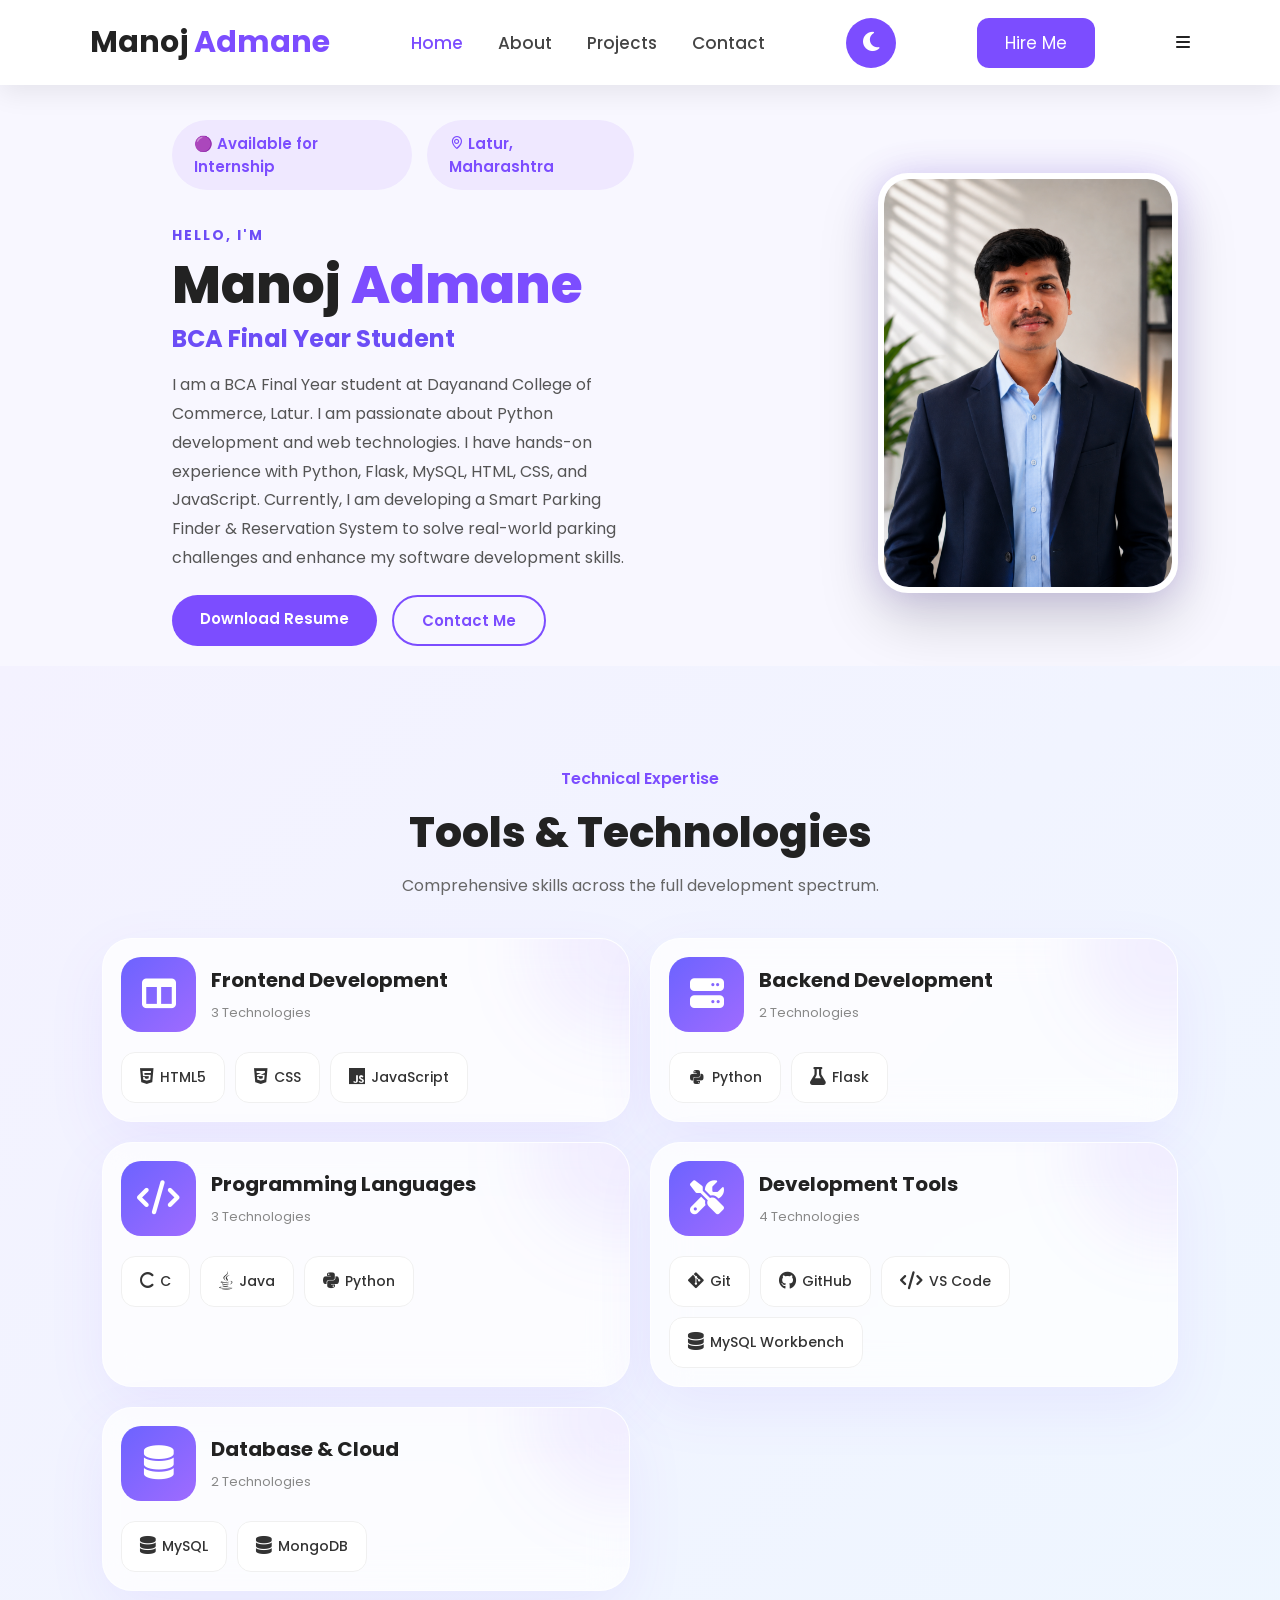
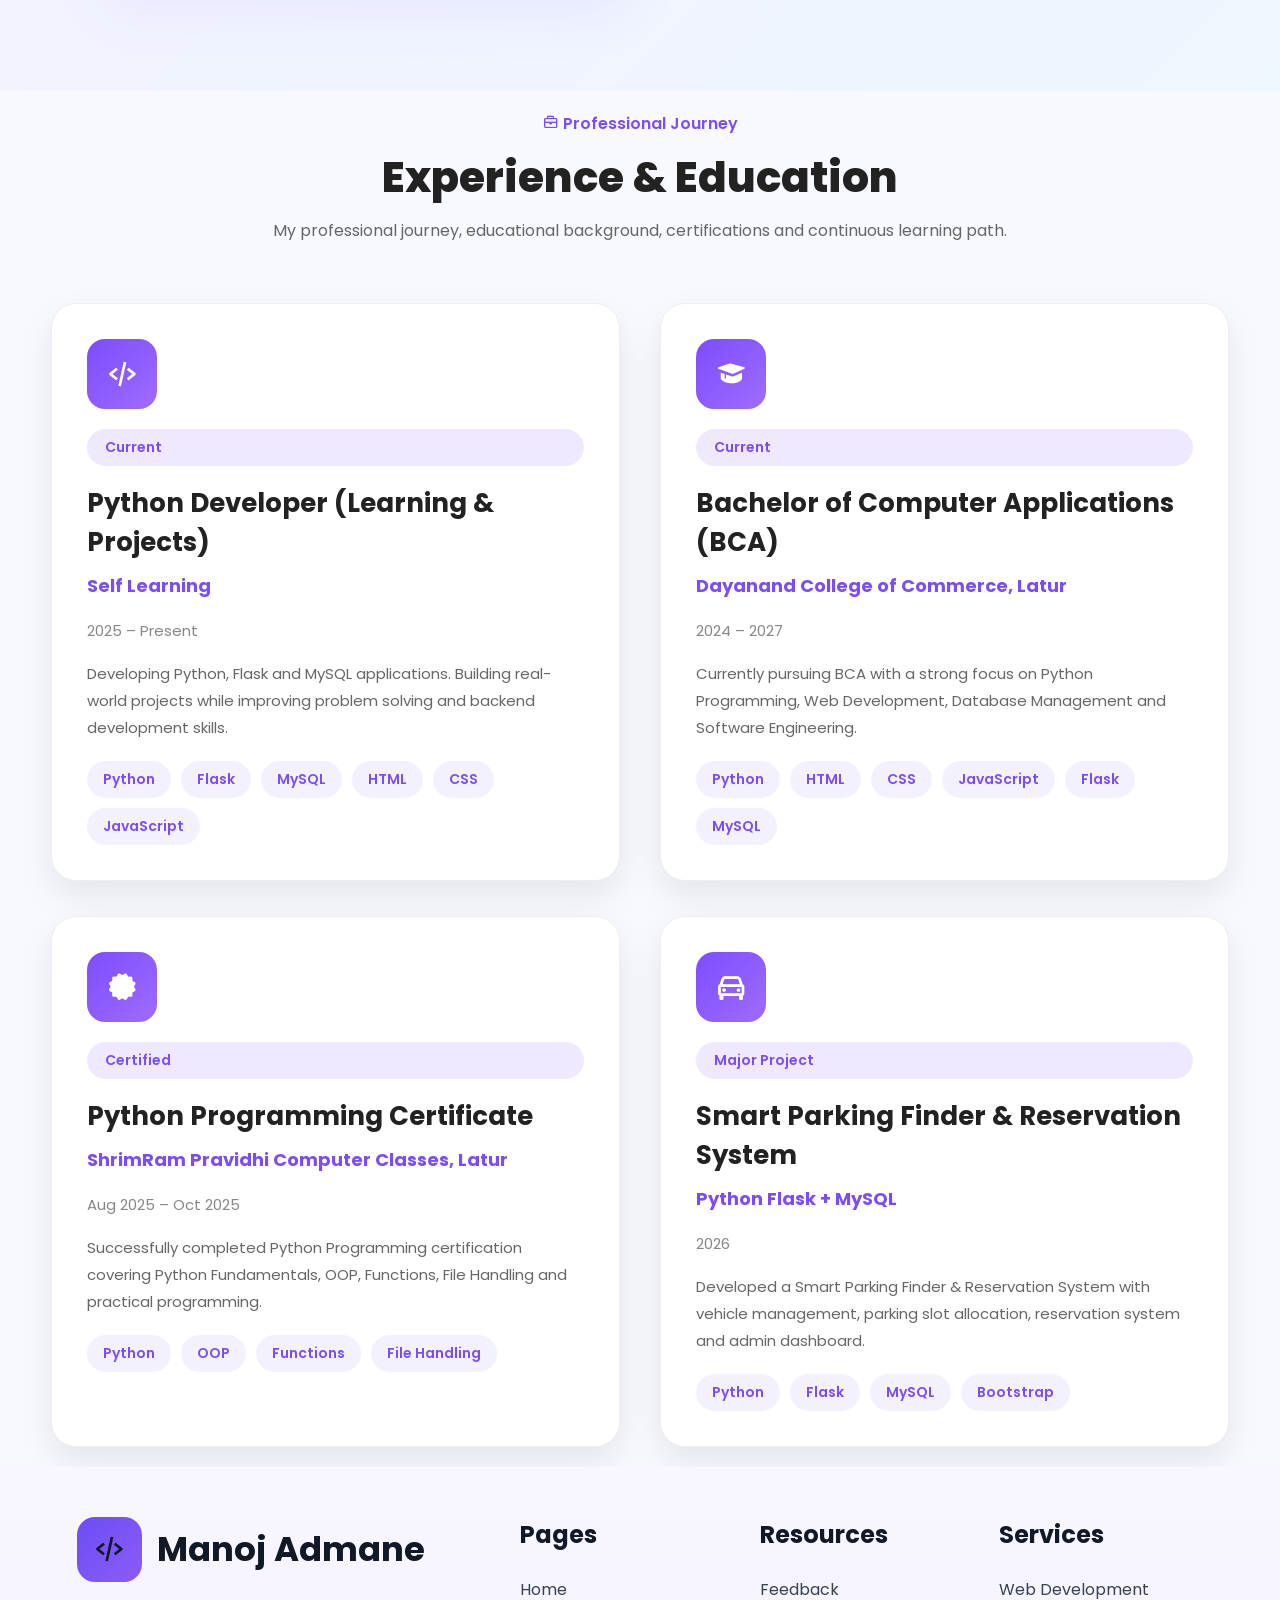
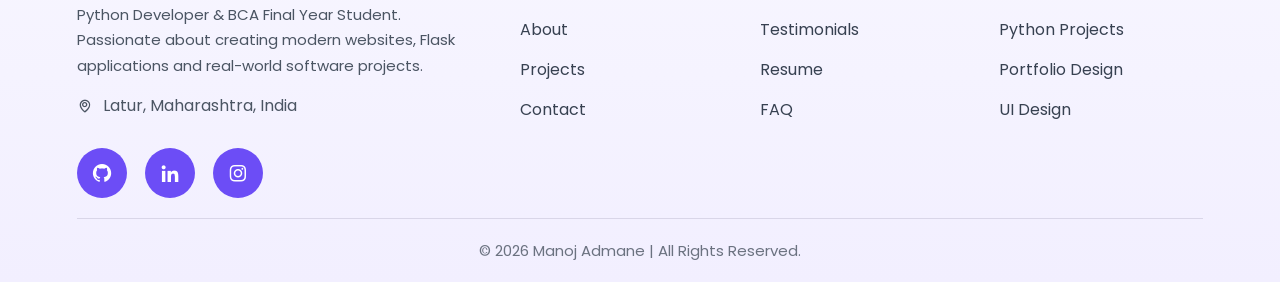
<file: index.html>
<!DOCTYPE html>
<html lang="en">

<head>
    

    <meta charset="UTF-8">
    <meta name="viewport" content="width=device-width, initial-scale=1.0">
    
    


    <title>Manoj Admane | Portfolio</title>

    <!-- CSS -->
    <link rel="stylesheet" href="style.css">

    <!-- Boxicons -->
    <link href="https://unpkg.com/boxicons@2.1.4/css/boxicons.min.css" rel="stylesheet">

    <!-- Google Font -->
    <link href="https://fonts.googleapis.com/css2?family=Poppins:wght@300;400;500;600;700;800&display=swap" rel="stylesheet">
    <link rel="preconnect" href="https://fonts.googleapis.com">
<link rel="preconnect" href="https://fonts.gstatic.com" crossorigin>

<link href="https://fonts.googleapis.com/css2?family=Poppins:wght@300;400;500;600;700;800&family=Sora:wght@400;500;600;700;800&display=swap" rel="stylesheet">

    <!-- Font Awesome -->
    <link rel="stylesheet"
          href="https://cdnjs.cloudflare.com/ajax/libs/font-awesome/6.7.2/css/all.min.css">
</head>

<body>

    <!-- Navbar -->
     
    
    <header class="header">
        
        <a href="#" class="logo">
        Manoj <span>Admane</span>
        
    </a>
   
    
    <nav class="navbar">

        <a href="index.html" class="active">Home</a>

        <a href="about.html">About</a>

        <a href="projects.html">Projects</a>

       

        <a href="contact.html">Contact</a>

    </nav>
    <button id="theme-toggle" class="theme-btn">
    <i class="fa-solid fa-moon"></i>
</button>

    <a href="contact.html" class="hire-btn">
        Hire Me
    </a>
   <div class="menu-toggle">
    <i class="fa-solid fa-bars"></i>
</div> 

</header>

    <!-- Hero -->
    <!--================ HERO ================-->
    

<section class="hero">


    <div class="hero-left">

        <div class="hero-badge">

            <span>
                🟣 Available for Internship
            </span>

            <span>
                <i class='bx bx-map'></i>
                 Latur, Maharashtra
            </span>

        </div>

        <h5>HELLO, I'M</h5>

        <h1>

            Manoj

            <span>Admane</span>

        </h1>

        <h3>

             BCA Final Year Student

        </h3>

        <p>

            I am a BCA Final Year student at Dayanand College of Commerce, Latur.
             I am passionate about Python development and web technologies.
             I have hands-on experience with Python, Flask, MySQL, HTML, CSS, and JavaScript.

            Currently, I am developing a Smart Parking Finder & Reservation System to solve real-world parking challenges and enhance my software development skills.

        </p>

        <div class="hero-btn">

            <a href="#" class="btn1">

                Download Resume

            </a>

            <a href="contact.html" class="btn2">

                Contact Me

            </a>

        </div>

    </div>

    <div class="hero-right">

        <div class="hero-image">

            <img src="profile.png" alt="Profile">

        </div>

    </div>
    

</section>
<!--================ TOOLS =================-->

<section class="tools" id="tools">

    <div class="section-heading">

        <span>Technical Expertise</span>

        <h2>Tools & Technologies</h2>

        <p>
            Comprehensive skills across the full development spectrum.
        </p>

    </div>


    <div class="tools-grid">

        <!--================ FRONTEND =================-->

        <div class="tool-card">

            <div class="tool-title">

                <i class="fa-solid fa-table-columns"></i>

                <div>
                    <h3>Frontend Development</h3>
                    <span>3 Technologies</span>
                </div>

            </div>

            <div class="tool-list">

                <div class="tool-item">
                    <i class="fa-brands fa-html5"></i>
                    HTML5
                </div>

                <div class="tool-item">
                    <i class="fa-brands fa-css3-alt"></i>
                    CSS
                </div>

                <div class="tool-item">
                    <i class="fa-brands fa-js"></i>
                    JavaScript
                </div>

            </div>

        </div>


        <!--================ BACKEND =================-->

        <div class="tool-card">

            <div class="tool-title">

                <i class="fa-solid fa-server"></i>

                <div>
                    <h3>Backend Development</h3>
                    <span>2 Technologies</span>
                </div>

            </div>

            <div class="tool-list">

                <div class="tool-item">
                    <i class="bx bxl-python"></i>
                    Python
                </div>

                <div class="tool-item">
                    <i class="fa-solid fa-flask"></i>
                    Flask
                </div>

            </div>

        </div>


        <!--================ PROGRAMMING LANGUAGES =================-->

        <div class="tool-card">

            <div class="tool-title">

                <i class="fa-solid fa-code"></i>

                <div>
                    <h3>Programming Languages</h3>
                    <span>3 Technologies</span>
                </div>

            </div>

            <div class="tool-list">

                <div class="tool-item">
                    <i class="fa-solid fa-c"></i>
                    C
                </div>

                <div class="tool-item">
                    <i class="fa-brands fa-java"></i>
                    Java
                </div>

                <div class="tool-item">
                    <i class="fa-brands fa-python"></i>
                    Python
                </div>

            </div>

        </div>


        <!--================ DEVELOPMENT TOOLS =================-->

        <div class="tool-card">

            <div class="tool-title">

                <i class="fa-solid fa-screwdriver-wrench"></i>

                <div>
                    <h3>Development Tools</h3>
                    <span>4 Technologies</span>
                </div>

            </div>

            <div class="tool-list">

                <div class="tool-item">
                    <i class="fa-brands fa-git-alt"></i>
                    Git
                </div>

                <div class="tool-item">
                    <i class="fa-brands fa-github"></i>
                    GitHub
                </div>

                <div class="tool-item">
                    <i class="fa-solid fa-code"></i>
                    VS Code
                </div>

                <div class="tool-item">
                    <i class="fa-solid fa-database"></i>
                    MySQL Workbench
                </div>

            </div>

        </div>


        <!--================ DATABASE & CLOUD =================-->

        <div class="tool-card">

            <div class="tool-title">

                <i class="fa-solid fa-database"></i>

                <div>
                    <h3>Database & Cloud</h3>
                    <span>2 Technologies</span>
                </div>

            </div>

            <div class="tool-list">

                <div class="tool-item">
                    <i class="fa-solid fa-database"></i>
                    MySQL
                </div>

                <div class="tool-item">
                    <i class="fa-solid fa-database"></i>
                    MongoDB
                </div>

            </div>

        </div>

    </div>

</section>    
    <section class="journey" id="experience">

    <div class="section-heading">

        <span>
            <i class='bx bx-briefcase'></i>
            Professional Journey
        </span>

        <h2>
            Experience & Education
            
        </h2>

        <p>
            My professional journey, educational background,
            certifications and continuous learning path.
        </p>

    </div>

    <div class="journey-grid">

        <!-- LEFT -->

        <div class="left-column">
            <!-- Professional Experience -->
            

<div class="journey-card">

    <div class="card-icon">
        <i class='bx bx-code-alt'></i>
    </div>

    <span class="card-badge">
        Current
    </span>

    <h3>Python Developer (Learning & Projects)</h3>

    <h4>Self Learning</h4>

    <span class="card-date">
        2025 – Present
    </span>

    <p>
        Developing Python, Flask and MySQL applications.
        Building real-world projects while improving
        problem solving and backend development skills.
    </p>

    <div class="card-tags">

        <span>Python</span>

        <span>Flask</span>

        <span>MySQL</span>

        <span>HTML</span>

        <span>CSS</span>

        <span>JavaScript</span>

    </div>

</div>
<!-- Python Certificate -->

<div class="journey-card small-card">

    <div class="card-icon">
        <i class='bx bxs-certification'></i>
    </div>

    <span class="card-badge">
        Certified
    </span>

    <h3>Python Programming Certificate</h3>

    <h4>ShrimRam Pravidhi Computer Classes, Latur</h4>

    <span class="card-date">
        Aug 2025 – Oct 2025
    </span>

    <p>
        Successfully completed Python Programming certification
        covering Python Fundamentals, OOP, Functions,
        File Handling and practical programming.
    </p>

    <div class="card-tags">

        <span>Python</span>

        <span>OOP</span>

        <span>Functions</span>

        <span>File Handling</span>

    </div>

</div>


        </div>

        <!-- RIGHT -->

        <div class="right-column">
            <!-- Education -->

<div class="journey-card">

    <div class="card-icon">
        <i class='bx bxs-graduation'></i>
    </div>

    <span class="card-badge">
        Current
    </span>

    <h3>Bachelor of Computer Applications (BCA)</h3>

    <h4>Dayanand College of Commerce, Latur</h4>

    <span class="card-date">
        2024 – 2027
    </span>

    <p>
        Currently pursuing BCA with a strong focus on
        Python Programming, Web Development,
        Database Management and Software Engineering.
    </p>

    <div class="card-tags">

        <span>Python</span>

        <span>HTML</span>

        <span>CSS</span>

        <span>JavaScript</span>

        <span>Flask</span>

        <span>MySQL</span>

    </div>

</div>
<!-- Major Project -->

<div class="journey-card small-card">

    <div class="card-icon">
        <i class='bx bx-car'></i>
    </div>

    <span class="card-badge">
        Major Project
    </span>

    <h3>Smart Parking Finder & Reservation System</h3>

    <h4>Python Flask + MySQL</h4>

    <span class="card-date">
        2026
    </span>

    <p>
        Developed a Smart Parking Finder & Reservation System
        with vehicle management, parking slot allocation,
        reservation system and admin dashboard.
    </p>

    <div class="card-tags">

        <span>Python</span>

        <span>Flask</span>

        <span>MySQL</span>

        <span>Bootstrap</span>

    </div>

</div>

        </div>

    </div>

</section>
    
<!--================ FOOTER ================-->

<footer class="footer">

    <div class="footer-container">

        <!-- Left -->

        <div class="footer-left">

            <div class="footer-logo">

                <i class='bx bx-code-alt'></i>

                <h2>Manoj Admane</h2>

            </div>

            <p>
                Python Developer & BCA Final Year Student.
                Passionate about creating modern websites,
                Flask applications and real-world software projects.
            </p>

            <div class="footer-location">

                <i class='bx bx-map'></i>

                Latur, Maharashtra, India

            </div>

            <div class="social-icons">

    <!-- GitHub -->
    <a href="" target="_blank">
        <i class='bx bxl-github'></i>
    </a>

    <!-- LinkedIn -->
    <a href="https://www.linkedin.com/in/manoj-admane-4b018b422/" target="_blank">
        <i class='bx bxl-linkedin'></i>
    </a>

    <!-- Instagram -->
    <a href="https://www.instagram.com/manoj_admane_45/" target="_blank">
        <i class='bx bxl-instagram'></i>
    </a>

</div>

        </div>

        <!-- Pages -->

        <div class="footer-links">

            <h3>Pages</h3>

            <a href="#">Home</a>

            <a href="#">About</a>

            <a href="#">Projects</a>

           

            <a href="#">Contact</a>

        </div>

        <!-- Resources -->

        <div class="footer-links">

            <h3>Resources</h3>

            <a href="#">Feedback</a>

            <a href="#">Testimonials</a>

            <a href="#">Resume</a>

            <a href="#">FAQ</a>

        </div>

        <!-- Services -->

        <div class="footer-links">

            <h3>Services</h3>

            <a href="#">Web Development</a>

            <a href="#">Python Projects</a>

            <a href="#">Portfolio Design</a>

            <a href="#">UI Design</a>

        </div>

    </div>

    

       

    <div class="footer-copy">

        © 2026 Manoj Admane | All Rights Reserved.

    </div>

</footer>

<script src="script.js"></script>

</body>
</html>
</file>
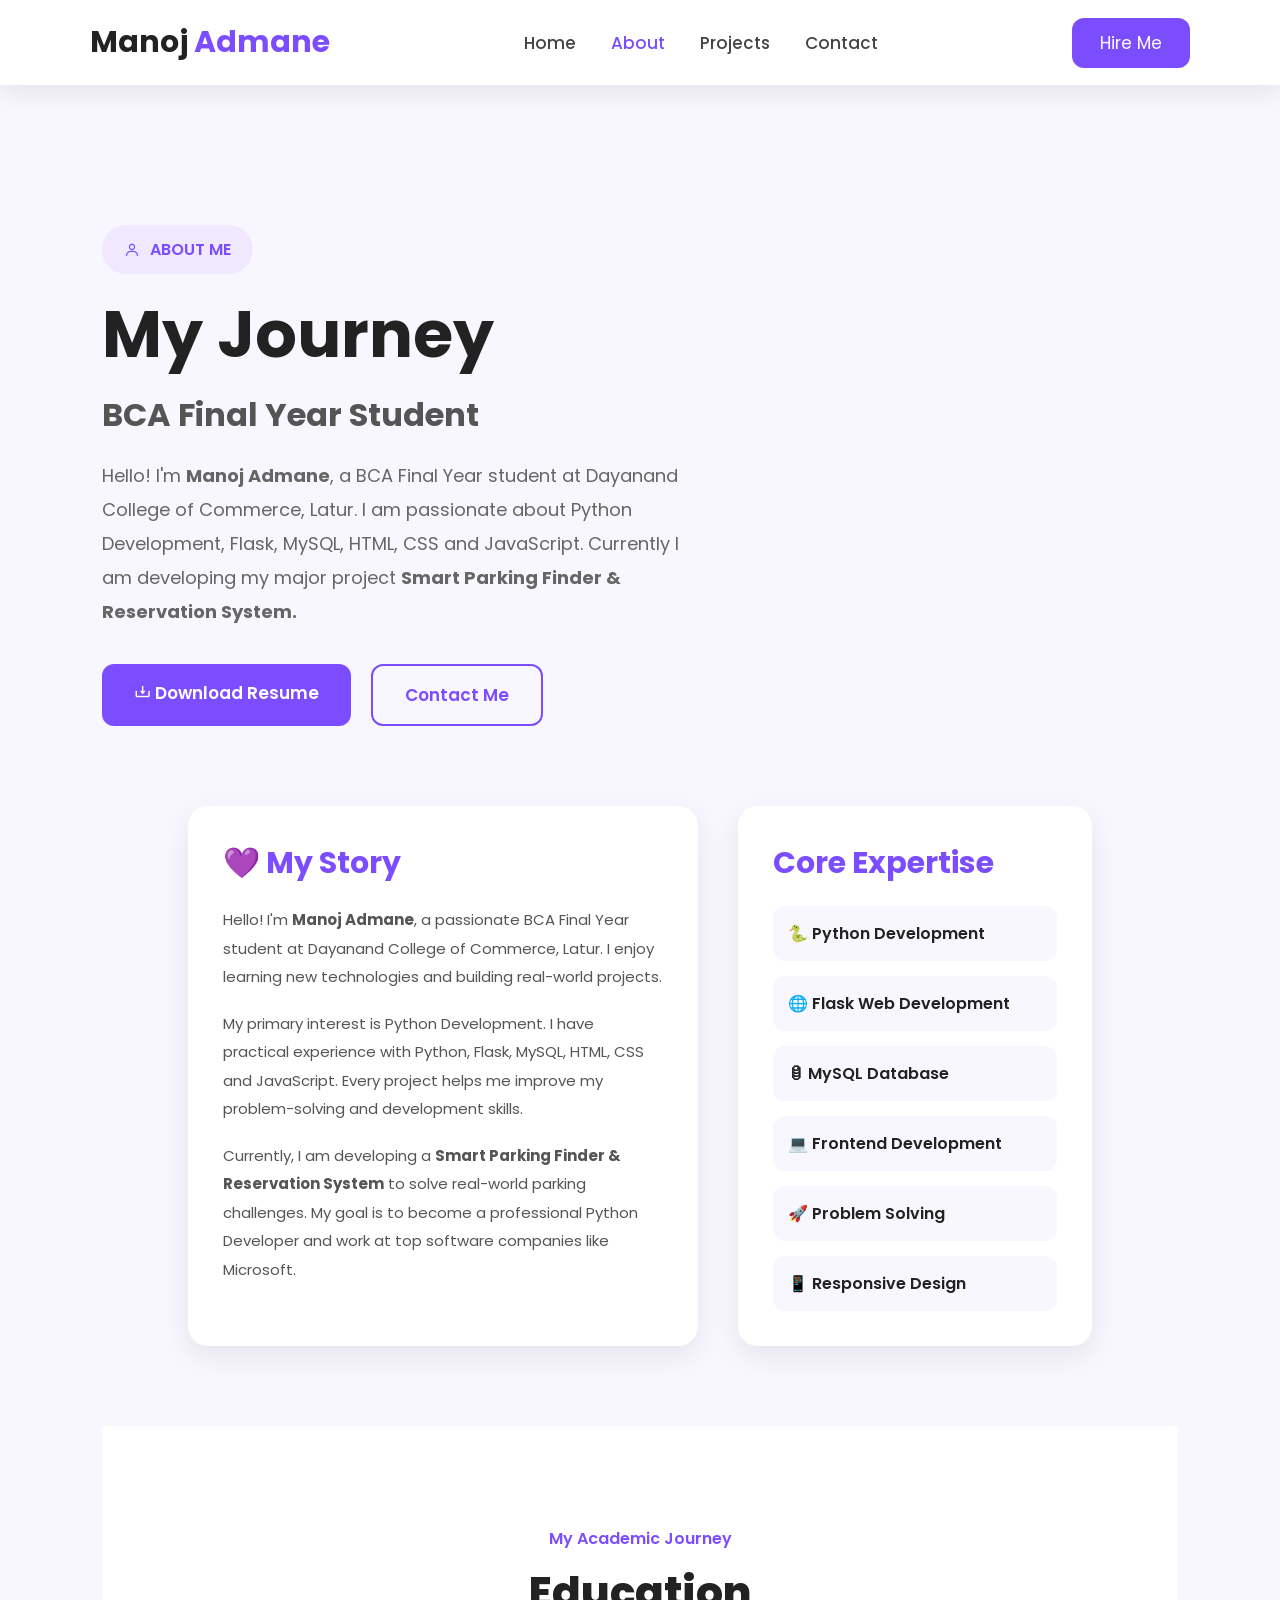
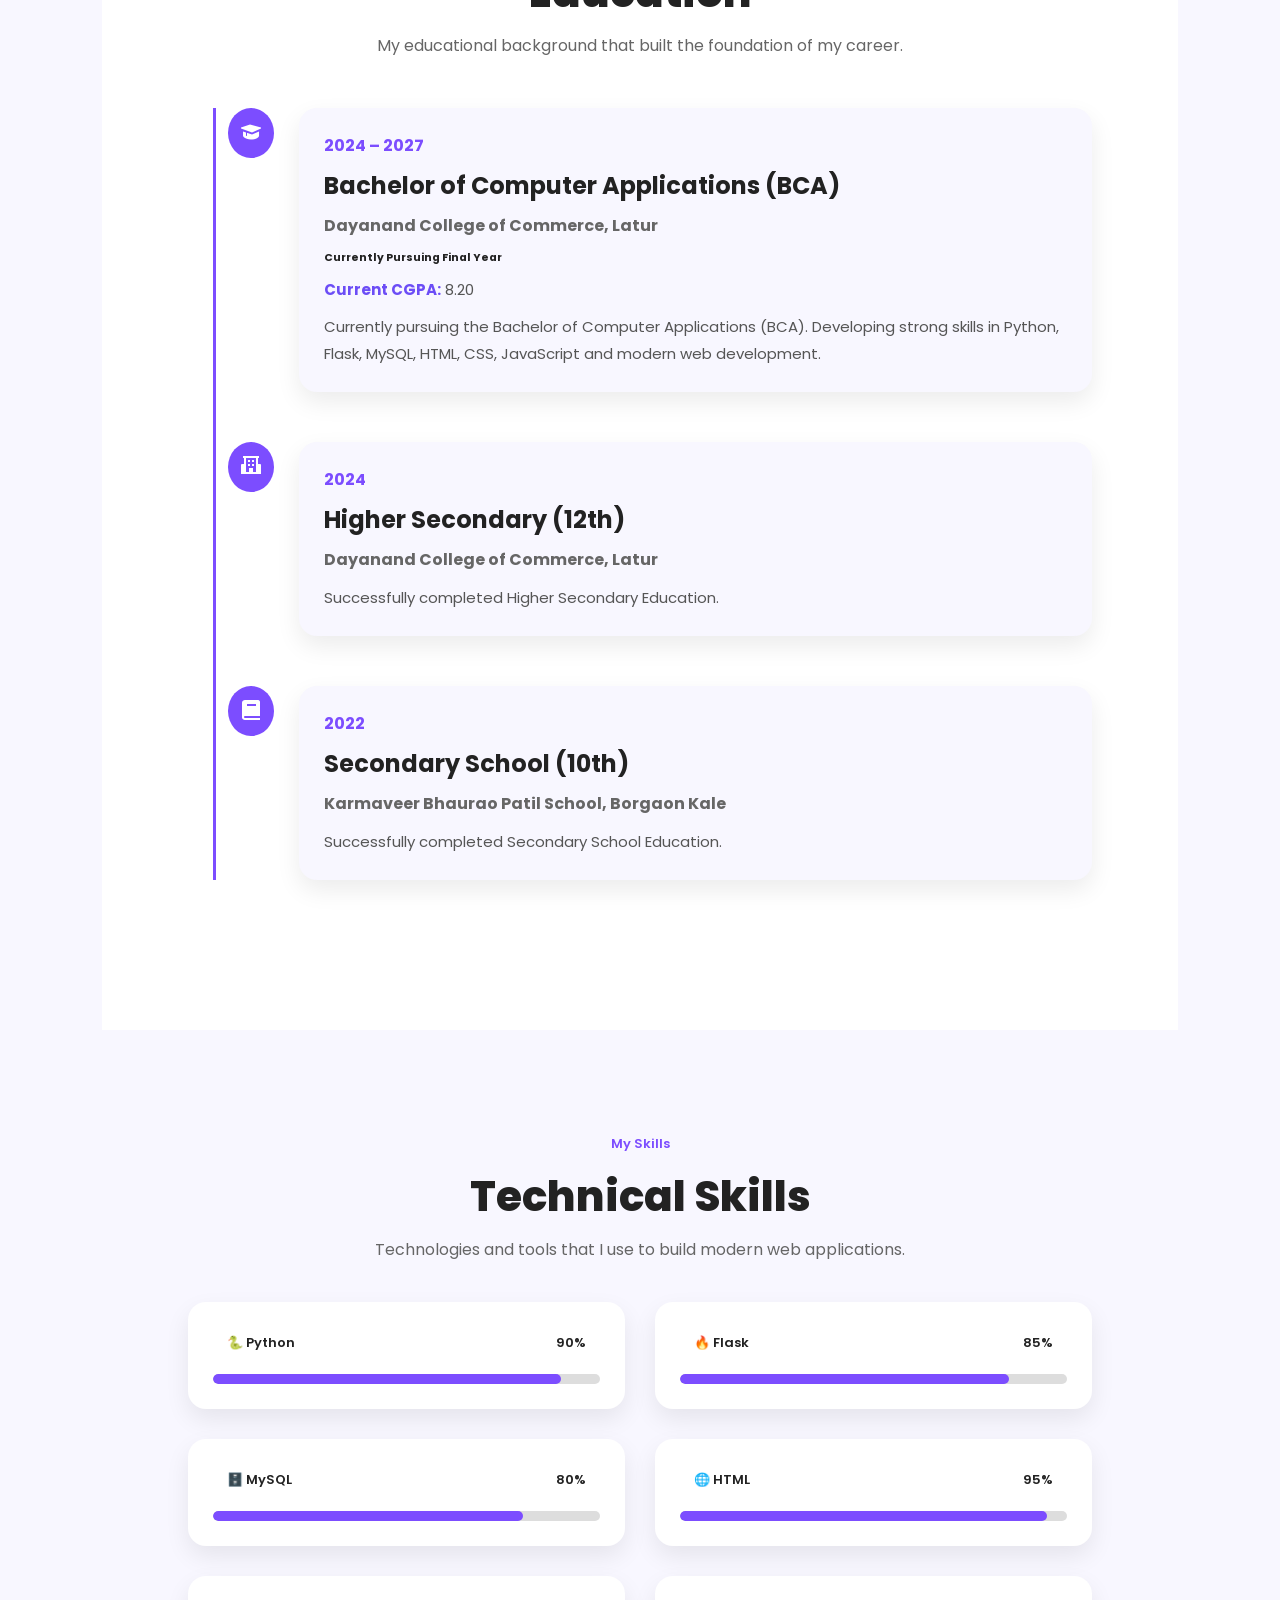
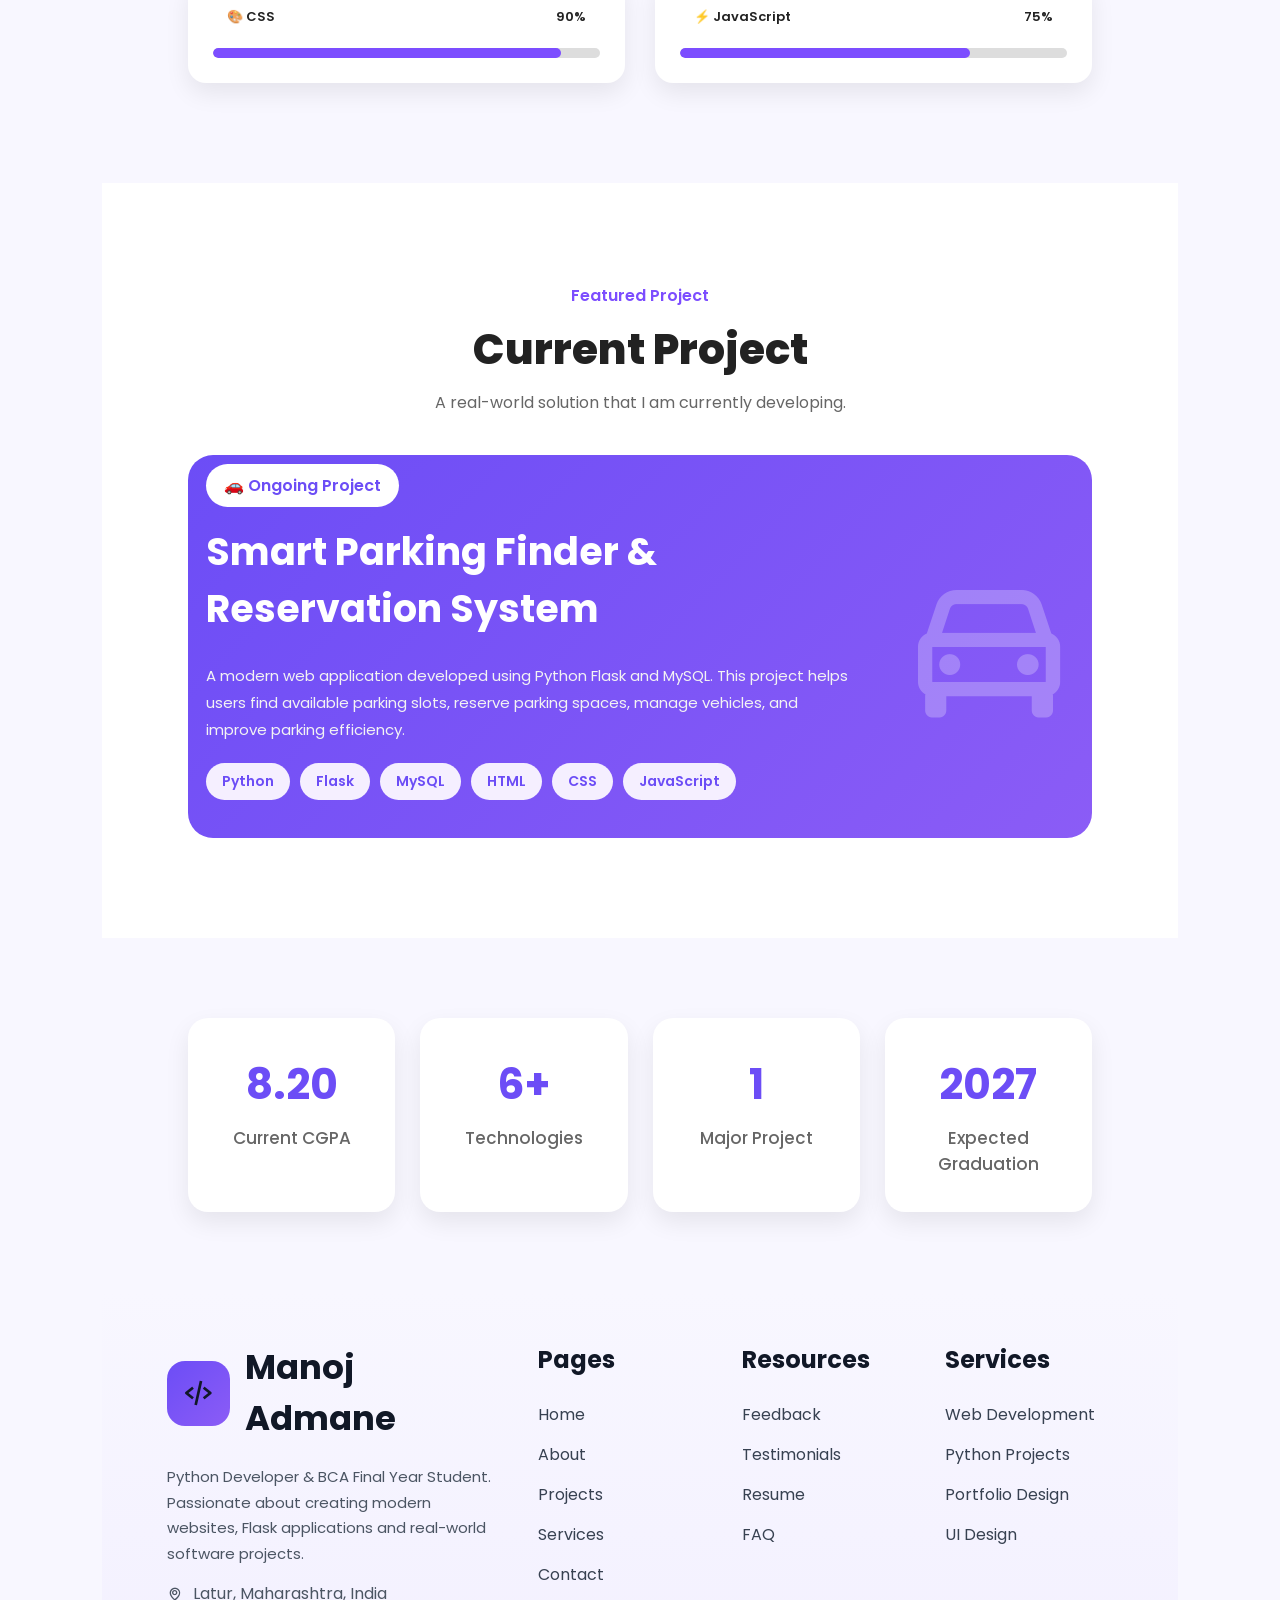
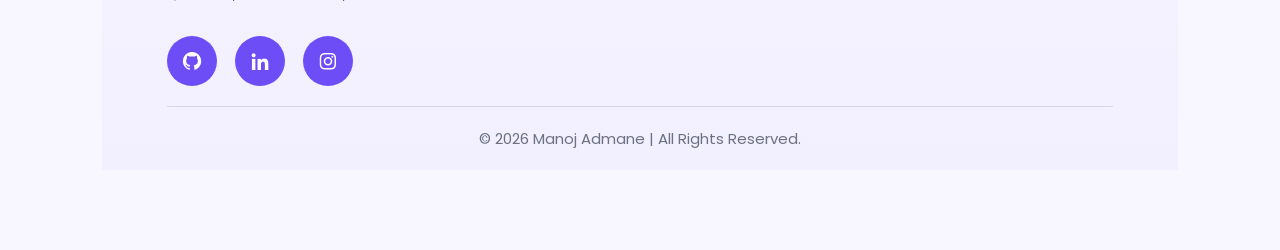
<file: about.html>
<!DOCTYPE html>
<html lang="en">

<head>

    <meta charset="UTF-8">
    <meta name="viewport" content="width=device-width, initial-scale=1.0">

    <title>About | Manoj Admane</title>

    <!-- CSS -->
    <link rel="stylesheet" href="style.css">

    <!-- Boxicons -->
    <link href="https://unpkg.com/boxicons@2.1.4/css/boxicons.min.css" rel="stylesheet">

    <!-- Google Font -->
    <link href="https://fonts.googleapis.com/css2?family=Poppins:wght@300;400;500;600;700;800&display=swap" rel="stylesheet">

</head>

<body>

    <!-- ================= NAVBAR ================= -->

    <header class="header">

        <a href="index.html" class="logo">
            Manoj <span>Admane</span>
        </a>

        <nav class="navbar">

            <a href="index.html">Home</a>

            <a href="about.html" class="active">About</a>

            <a href="projects.html">Projects</a>

            

            <a href="contact.html">Contact</a>

        </nav>

        <a href="contact.html" class="hire-btn">
            Hire Me
        </a>

    </header>

    <!-- ================= ABOUT HERO ================= -->

    <section class="about-hero">

        <div class="about-left">

            <span class="about-badge">

                <i class='bx bx-user'></i>

                ABOUT ME

            </span>

            <h1>My Journey</h1>



            <h3>BCA Final Year Student</h3>

            <p>

                Hello! I'm <strong>Manoj Admane</strong>, a BCA Final Year student
                at Dayanand College of Commerce, Latur.

                I am passionate about Python Development, Flask, MySQL,
                HTML, CSS and JavaScript.

                Currently I am developing my major project
                <strong>Smart Parking Finder & Reservation System.</strong>

            </p>

            <div class="about-btn">

                <a href="#" class="btn1">

                    <i class='bx bx-download'></i>

                    Download Resume

                </a>

                <a href="contact.html" class="btn2">

                    Contact Me

                </a>

            </div>

        </div>

     
 

    <!--================ ABOUT DETAILS ================-->

<section class="about-details">

    <div class="story-card">

        <h2>💜 My Story</h2>

        <p>
            Hello! I'm <strong>Manoj Admane</strong>, a passionate BCA Final Year
            student at Dayanand College of Commerce, Latur.
            I enjoy learning new technologies and building real-world projects.
        </p>

        <p>
            My primary interest is Python Development. I have practical
            experience with Python, Flask, MySQL, HTML, CSS and JavaScript.
            Every project helps me improve my problem-solving and development skills.
        </p>

        <p>
            Currently, I am developing a <strong>Smart Parking Finder &
            Reservation System</strong> to solve real-world parking challenges.
            My goal is to become a professional Python Developer and work at
            top software companies like Microsoft.
        </p>

    </div>

    

        <div class="expertise">

            <h2>Core Expertise</h2>

            <div class="skill-item">
                🐍 Python Development
            </div>

            <div class="skill-item">
                🌐 Flask Web Development
            </div>

            <div class="skill-item">
                🛢 MySQL Database
            </div>

            <div class="skill-item">
                💻 Frontend Development
            </div>

            <div class="skill-item">
                🚀 Problem Solving
            </div>

            <div class="skill-item">
                📱 Responsive Design
            </div>

        </div>

    </div>

</section>
<!--================ EDUCATION ================-->

<section class="education">

    <div class="section-heading">

        <span>My Academic Journey</span>

        <h2>Education</h2>

        <p>
            My educational background that built the foundation of my career.
        </p>

    </div>

    <div class="timeline">

        <!-- BCA -->
         <div class="timeline-item">

         <div class="timeline-icon">
          <i class='bx bxs-graduation'></i>
        </div>

         <div class="timeline-content">

        <span class="year">2024 – 2027</span>

        <h3>Bachelor of Computer Applications (BCA)</h3>

         <h4>Dayanand College of Commerce, Latur</h4>

        <h6>Currently Pursuing Final Year</h6>

         
          <p><strong>Current CGPA:</strong> 8.20</p>

         <p>
            Currently pursuing the Bachelor of Computer Applications (BCA).
            Developing strong skills in Python, Flask, MySQL, HTML, CSS,
            JavaScript and modern web development.
         </p>

        </div>
        </div>

        <!-- 12th -->

        <div class="timeline-item">

            <div class="timeline-icon">
                <i class='bx bxs-school'></i>
            </div>

            <div class="timeline-content">

                <span class="year">2024</span>

                <h3>Higher Secondary (12th)</h3>

                <h4>Dayanand College of Commerce, Latur</h4>

                <p>
                    Successfully completed Higher Secondary Education.
                </p>

            </div>

        </div>

        <!-- 10th -->

        <div class="timeline-item">

            <div class="timeline-icon">
                <i class='bx bxs-book'></i>
            </div>

            <div class="timeline-content">

                <span class="year">2022</span>

                <h3>Secondary School (10th)</h3>

                <h4>Karmaveer Bhaurao Patil School, Borgaon Kale</h4>

                <p>
                    Successfully completed Secondary School Education.
                </p>

            </div>

        </div>

    </div>

</section>

<!--================ TECHNICAL SKILLS ================-->

<section class="skills">

    <div class="section-heading">

        <span>My Skills</span>

        <h2>Technical Skills</h2>

        <p>
            Technologies and tools that I use to build modern web applications.
        </p>

    </div>

    <div class="skills-container">

        <div class="skill-card">

            <div class="skill-title">
                <span>🐍 Python</span>
                <span>90%</span>
            </div>

            <div class="progress">
                <div class="progress-bar python"></div>
            </div>

        </div>

        <div class="skill-card">

            <div class="skill-title">
                <span>🔥 Flask</span>
                <span>85%</span>
            </div>

            <div class="progress">
                <div class="progress-bar flask"></div>
            </div>

        </div>

        <div class="skill-card">

            <div class="skill-title">
                <span>🗄️ MySQL</span>
                <span>80%</span>
            </div>

            <div class="progress">
                <div class="progress-bar mysql"></div>
            </div>

        </div>

        <div class="skill-card">

            <div class="skill-title">
                <span>🌐 HTML</span>
                <span>95%</span>
            </div>

            <div class="progress">
                <div class="progress-bar html"></div>
            </div>

        </div>

        <div class="skill-card">

            <div class="skill-title">
                <span>🎨 CSS</span>
                <span>90%</span>
            </div>

            <div class="progress">
                <div class="progress-bar css"></div>
            </div>

        </div>

        <div class="skill-card">

            <div class="skill-title">
                <span>⚡ JavaScript</span>
                <span>75%</span>
            </div>

            <div class="progress">
                <div class="progress-bar js"></div>
            </div>

        </div>

    </div>

</section>

<!--================ CURRENT PROJECT ================-->

<section class="current-project">

    <div class="section-heading">

        <span>Featured Project</span>

        <h2>Current Project</h2>

        <p>
            A real-world solution that I am currently developing.
        </p>

    </div>

    <div class="project-card">

        <div class="project-left">

            <span class="project-badge">
                🚗 Ongoing Project
            </span>

            <h2>
                Smart Parking Finder &
                Reservation System
            </h2>

            <p>
                A modern web application developed using Python Flask and MySQL.
                This project helps users find available parking slots, reserve
                parking spaces, manage vehicles, and improve parking efficiency.
            </p>

            <div class="tech-stack">

                <span>Python</span>
                <span>Flask</span>
                <span>MySQL</span>
                <span>HTML</span>
                <span>CSS</span>
                <span>JavaScript</span>

            </div>

        </div>

        <div class="project-right">

            <i class='bx bx-car'></i>

        </div>

    </div>

</section>

<!--================ QUICK STATS ================-->

<section class="quick-stats">

    <div class="stat-card">

        <h2>8.20</h2>

        <p>Current CGPA</p>

    </div>

    <div class="stat-card">

        <h2>6+</h2>

        <p>Technologies</p>

    </div>

    <div class="stat-card">

        <h2>1</h2>

        <p>Major Project</p>

    </div>

    <div class="stat-card">

        <h2>2027</h2>

        <p>Expected Graduation</p>

    </div>

</section>

<!--================ FOOTER ================-->

<footer class="footer">

    <div class="footer-container">

        <!-- Left -->

        <div class="footer-left">

            <div class="footer-logo">

                <i class='bx bx-code-alt'></i>

                <h2>Manoj Admane</h2>

            </div>

            <p>
                Python Developer & BCA Final Year Student.
                Passionate about creating modern websites,
                Flask applications and real-world software projects.
            </p>

            <div class="footer-location">

                <i class='bx bx-map'></i>

                Latur, Maharashtra, India

            </div>

            <div class="social-icons">

    <!-- GitHub -->
    <a href="" target="_blank">
        <i class='bx bxl-github'></i>
    </a>

    <!-- LinkedIn -->
    <a href="https://www.linkedin.com/in/manoj-admane-4b018b422/" target="_blank">
        <i class='bx bxl-linkedin'></i>
    </a>

    <!-- Instagram -->
    <a href="https://www.instagram.com/manoj_admane_45/" target="_blank">
        <i class='bx bxl-instagram'></i>
    </a>

</div>

        </div>

        <!-- Pages -->

        <div class="footer-links">

            <h3>Pages</h3>

            <a href="#">Home</a>

            <a href="#">About</a>

            <a href="#">Projects</a>

            <a href="#">Services</a>

            <a href="#">Contact</a>

        </div>

        <!-- Resources -->

        <div class="footer-links">

            <h3>Resources</h3>

            <a href="#">Feedback</a>

            <a href="#">Testimonials</a>

            <a href="#">Resume</a>

            <a href="#">FAQ</a>

        </div>

        <!-- Services -->

        <div class="footer-links">

            <h3>Services</h3>

            <a href="#">Web Development</a>

            <a href="#">Python Projects</a>

            <a href="#">Portfolio Design</a>

            <a href="#">UI Design</a>

        </div>

    </div>

    

       

    <div class="footer-copy">

        © 2026 Manoj Admane | All Rights Reserved.

    </div>

</footer>

<script src="script.js"></script>

</body>

</html>
</file>
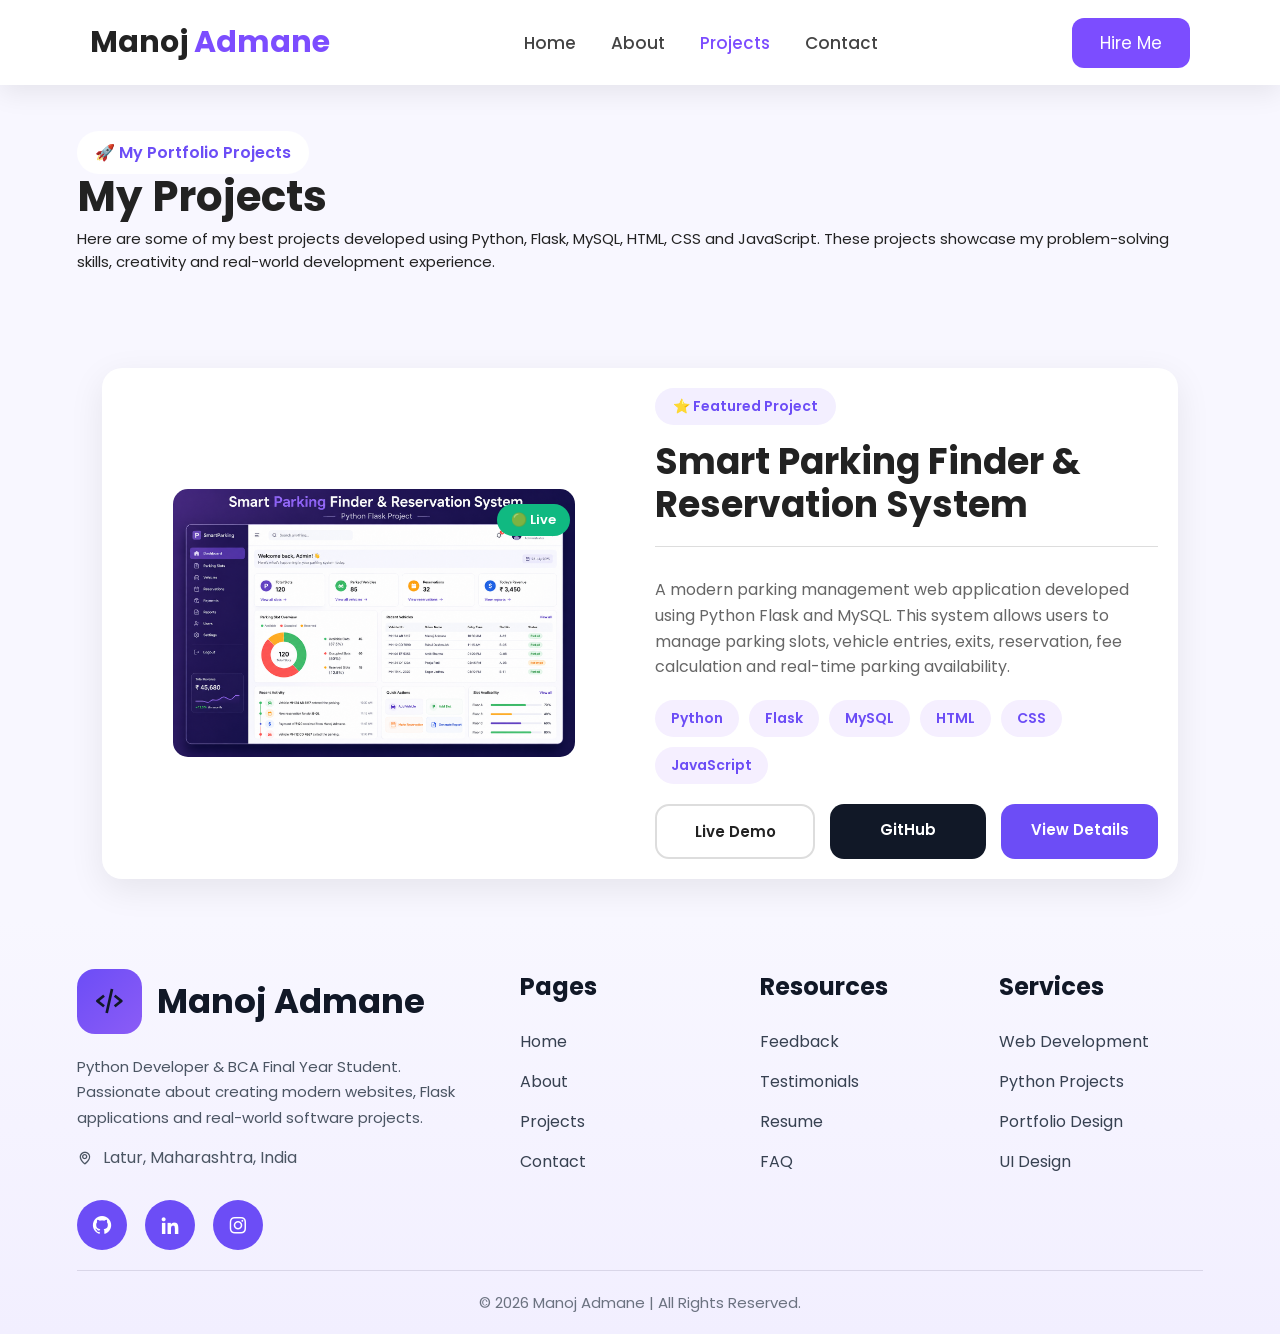
<file: projects.html>
<!DOCTYPE html>
<html lang="en">

<head>

    <meta charset="UTF-8">
    <meta name="viewport" content="width=device-width, initial-scale=1.0">

    <title>Projects | Manoj Admane</title>

    <!-- CSS -->
    <link rel="stylesheet" href="style.css">

    <!-- Boxicons -->
    <link href="https://unpkg.com/boxicons@2.1.4/css/boxicons.min.css" rel="stylesheet">

    <!-- Google Font -->
    <link href="https://fonts.googleapis.com/css2?family=Poppins:wght@300;400;500;600;700;800&display=swap" rel="stylesheet">

</head>

<body>

    <!--================ NAVBAR ================-->

    <header class="header">

        <a href="index.html" class="logo">
            Manoj <span>Admane</span>
        </a>

        <nav class="navbar">

            <a href="index.html">Home</a>

            <a href="about.html">About</a>

            <a href="projects.html" class="active">Projects</a>

            

            <a href="contact.html">Contact</a>

        </nav>

        <a href="contact.html" class="hire-btn">
            Hire Me
        </a>

    </header>

    <!-- Hero Section -->
     <!--================ PROJECT HERO ================-->

<section class="projects-hero">

    <span class="project-badge">
        🚀 My Portfolio Projects
    </span>

    <h1>
        My <span>Projects</span>
    </h1>

    <p>
        Here are some of my best projects developed using
        Python, Flask, MySQL, HTML, CSS and JavaScript.
        These projects showcase my problem-solving skills,
        creativity and real-world development experience.
    </p>

</section>

<!-- Featured Project -->
<section class="featured-project">

    <div class="project-container">

        <!-- Left Side -->
        <div class="project-image">
            <img src="parking-project.png" alt="Smart Parking Project">

            <span class="live-badge">🟢 Live</span>
        </div>

        <!-- Right Side -->
        <div class="project-content">

            <div class="featured-badge">
                ⭐ Featured Project
            </div>

            <h2>
                Smart Parking Finder &
                <br>
                Reservation System
            </h2>

            <hr class="project-line">

            <p>
                A modern parking management web application developed using
                Python Flask and MySQL. This system allows users to manage
                parking slots, vehicle entries, exits, reservation,
                fee calculation and real-time parking availability.
            </p>

            <!-- Tech Stack -->
            <div class="tech-stack">
                <span>Python</span>
                <span>Flask</span>
                <span>MySQL</span>
                <span>HTML</span>
                <span>CSS</span>
                <span>JavaScript</span>
            </div>

            <!-- Buttons -->
            <div class="project-buttons">
                <a href="#" class="btn-light">Live Demo</a>
                <a href="https://github.com/manojadmane/BCA/tree/main/backend" class="btn-dark">GitHub</a>
                <a href="#" class="btn-primary">View Details</a>
            </div>

        </div>

    </div>

</section>



    <!-- Other Projects -->
    


    <!-- Footer -->

<!--================ FOOTER ================-->

<footer class="footer">

    <div class="footer-container">

        <!-- Left -->

        <div class="footer-left">

            <div class="footer-logo">

                <i class='bx bx-code-alt'></i>

                <h2>Manoj Admane</h2>

            </div>

            <p>
                Python Developer & BCA Final Year Student.
                Passionate about creating modern websites,
                Flask applications and real-world software projects.
            </p>

            <div class="footer-location">

                <i class='bx bx-map'></i>

                Latur, Maharashtra, India

            </div>

            <div class="social-icons">

    <!-- GitHub -->
    <a href="" target="_blank">
        <i class='bx bxl-github'></i>
    </a>

    <!-- LinkedIn -->
    <a href="https://www.linkedin.com/in/manoj-admane-4b018b422/" target="_blank">
        <i class='bx bxl-linkedin'></i>
    </a>

    <!-- Instagram -->
    <a href="https://www.instagram.com/manoj_admane_45/" target="_blank">
        <i class='bx bxl-instagram'></i>
    </a>

</div>

        </div>

        <!-- Pages -->

        <div class="footer-links">

            <h3>Pages</h3>

            <a href="#">Home</a>

            <a href="#">About</a>

            <a href="#">Projects</a>

            

            <a href="#">Contact</a>

        </div>

        <!-- Resources -->

        <div class="footer-links">

            <h3>Resources</h3>

            <a href="#">Feedback</a>

            <a href="#">Testimonials</a>

            <a href="#">Resume</a>

            <a href="#">FAQ</a>

        </div>

        <!-- Services -->

        <div class="footer-links">

            <h3>Services</h3>

            <a href="#">Web Development</a>

            <a href="#">Python Projects</a>

            <a href="#">Portfolio Design</a>

            <a href="#">UI Design</a>

        </div>

    </div>

    

       

    <div class="footer-copy">

        © 2026 Manoj Admane | All Rights Reserved.

    </div>

</footer>

<script src="script.js"></script>


    <script src="script.js"></script>

</body>
</html>
</file>
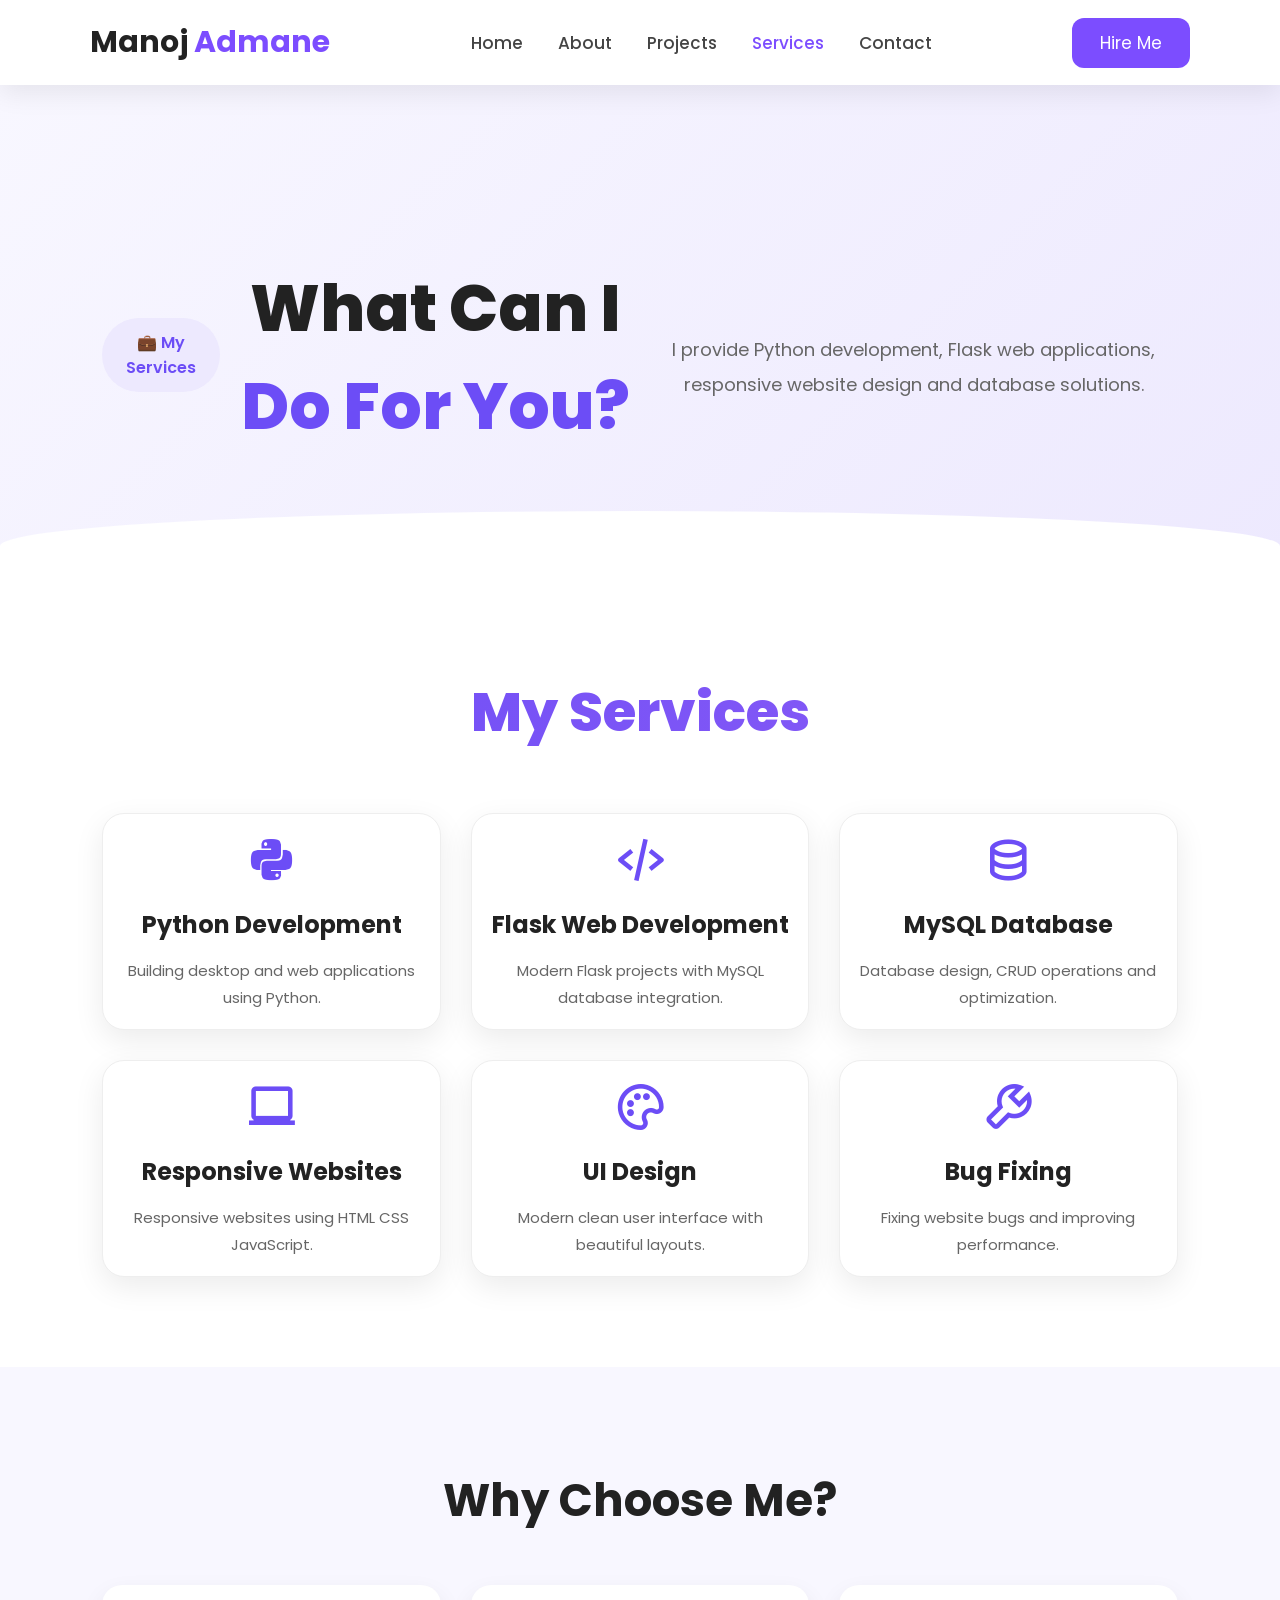
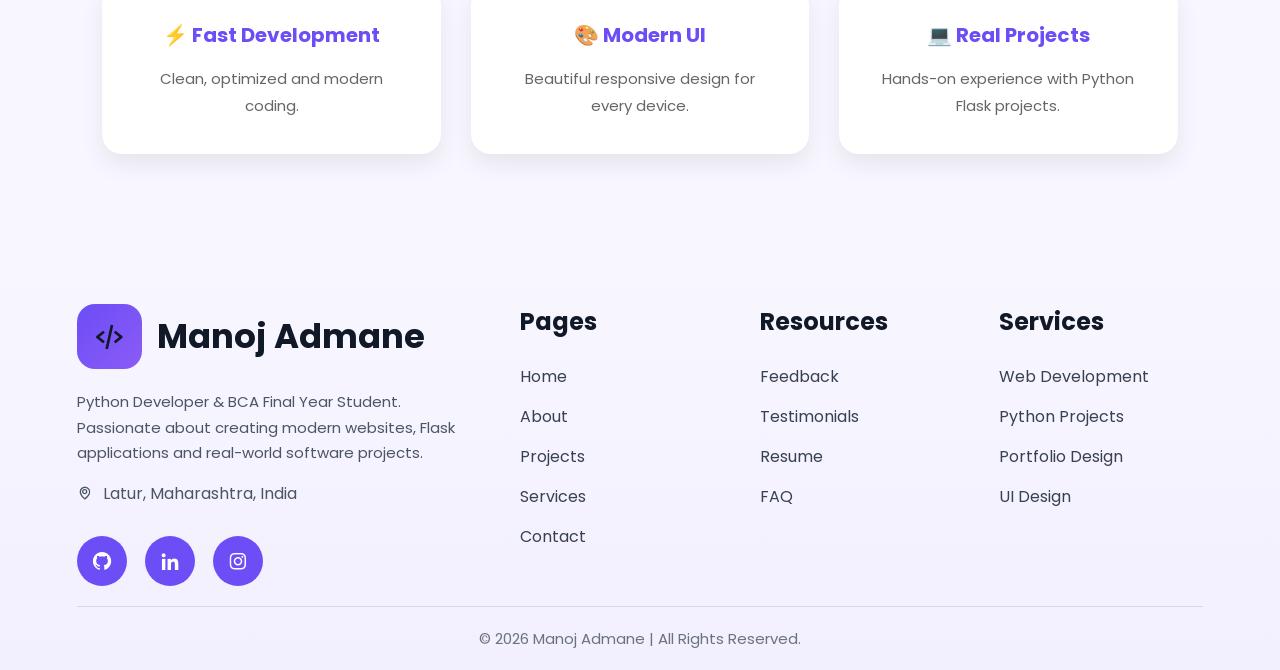
<file: services.html>
<!DOCTYPE html>
<html lang="en">

<head>

    <meta charset="UTF-8">
    <meta name="viewport" content="width=device-width, initial-scale=1.0">

    <title>Services | Manoj Admane</title>

    <!-- CSS -->
    <link rel="stylesheet" href="style.css">

    <!-- Boxicons -->
    <link href="https://unpkg.com/boxicons@2.1.4/css/boxicons.min.css" rel="stylesheet">

    <!-- Google Font -->
    <link href="https://fonts.googleapis.com/css2?family=Poppins:wght@300;400;500;600;700;800&display=swap" rel="stylesheet">

</head>

<body>

<!--================ NAVBAR ================-->

<header class="header">

    <a href="index.html" class="logo">
        Manoj <span>Admane</span>
    </a>

    <nav class="navbar">

        <a href="index.html">Home</a>

        <a href="about.html">About</a>

        <a href="projects.html">Projects</a>

        <a href="services.html" class="active">Services</a>

        <a href="contact.html">Contact</a>

    </nav>

    <a href="contact.html" class="hire-btn">
        Hire Me
    </a>

</header>
<!--================ HERO ================-->

<section class="services-hero">

    <span class="service-badge">
        💼 My Services
    </span>

    <h1>

        What Can I

        <span>Do For You?</span>

    </h1>

    <p>

        I provide Python development, Flask web applications,
        responsive website design and database solutions.

    </p>

</section>
<!--================ SERVICES ================-->

<section class="services-section">

<h2 class="section-title">

My Services

</h2>

<div class="service-grid">

<div class="service-card">

<i class='bx bxl-python'></i>

<h3>Python Development</h3>

<p>
Building desktop and web applications using Python.
</p>

</div>

<div class="service-card">

<i class='bx bx-code-alt'></i>

<h3>Flask Web Development</h3>

<p>
Modern Flask projects with MySQL database integration.
</p>

</div>

<div class="service-card">

<i class='bx bx-data'></i>

<h3>MySQL Database</h3>

<p>
Database design, CRUD operations and optimization.
</p>

</div>

<div class="service-card">

<i class='bx bx-laptop'></i>

<h3>Responsive Websites</h3>

<p>
Responsive websites using HTML CSS JavaScript.
</p>

</div>

<div class="service-card">

<i class='bx bx-palette'></i>

<h3>UI Design</h3>

<p>
Modern clean user interface with beautiful layouts.
</p>

</div>

<div class="service-card">

<i class='bx bx-wrench'></i>

<h3>Bug Fixing</h3>

<p>
Fixing website bugs and improving performance.
</p>

</div>

</div>

</section>
<section class="why-me">

<h2>Why Choose Me?</h2>

<div class="why-grid">

<div>

<h3>⚡ Fast Development</h3>

<p>Clean, optimized and modern coding.</p>

</div>

<div>

<h3>🎨 Modern UI</h3>

<p>Beautiful responsive design for every device.</p>

</div>

<div>

<h3>💻 Real Projects</h3>

<p>Hands-on experience with Python Flask projects.</p>

</div>

</div>

</section>

<!--================ FOOTER ================-->

<footer class="footer">

    <div class="footer-container">

        <!-- Left -->

        <div class="footer-left">

            <div class="footer-logo">

                <i class='bx bx-code-alt'></i>

                <h2>Manoj Admane</h2>

            </div>

            <p>
                Python Developer & BCA Final Year Student.
                Passionate about creating modern websites,
                Flask applications and real-world software projects.
            </p>

            <div class="footer-location">

                <i class='bx bx-map'></i>

                Latur, Maharashtra, India

            </div>

            <div class="social-icons">

    <!-- GitHub -->
    <a href="" target="_blank">
        <i class='bx bxl-github'></i>
    </a>

    <!-- LinkedIn -->
    <a href="https://www.linkedin.com/in/manoj-admane-4b018b422/" target="_blank">
        <i class='bx bxl-linkedin'></i>
    </a>

    <!-- Instagram -->
    <a href="https://www.instagram.com/manoj_admane_45/" target="_blank">
        <i class='bx bxl-instagram'></i>
    </a>

</div>

        </div>

        <!-- Pages -->

        <div class="footer-links">

            <h3>Pages</h3>

            <a href="#">Home</a>

            <a href="#">About</a>

            <a href="#">Projects</a>

            <a href="#">Services</a>

            <a href="#">Contact</a>

        </div>

        <!-- Resources -->

        <div class="footer-links">

            <h3>Resources</h3>

            <a href="#">Feedback</a>

            <a href="#">Testimonials</a>

            <a href="#">Resume</a>

            <a href="#">FAQ</a>

        </div>

        <!-- Services -->

        <div class="footer-links">

            <h3>Services</h3>

            <a href="#">Web Development</a>

            <a href="#">Python Projects</a>

            <a href="#">Portfolio Design</a>

            <a href="#">UI Design</a>

        </div>

    </div>

    

       

    <div class="footer-copy">

        © 2026 Manoj Admane | All Rights Reserved.

    </div>

</footer>

<script src="script.js"></script>
</file>
<file: style.css>
*{
    margin:0;
    padding:0;
    box-sizing:border-box;
    font-family:'Poppins',sans-serif;
}

html{
    scroll-behavior:smooth;
}

 body{
    background:#f8f7ff;
    color:#222;
    padding-top:85px;
}

a{
    text-decoration:none;
}

img{
    max-width:100%;
    display:block;
}

section{
    padding:100px 8%;
}
/*==============================
          NAVBAR
==============================*/

.header{

    width:100%;
    height:85px;

    background:#fff;

    display:flex;
    justify-content:space-between;
    align-items:center;

    padding:0 8%;

    position:fixed;
    top:0;
    left:0;

    z-index:1000;

    box-shadow:0 8px 25px rgba(0,0,0,.08);

}

.logo{

    font-size:34px;
    font-weight:700;

    color:#222;

}

.logo span{

    color:#7C4DFF;

}

.navbar{

    display:flex;
    gap:35px;

}

.navbar a{

    color:#444;
    font-size:18px;
    font-weight:500;

    transition:.3s;

}

.navbar a:hover,
.navbar .active{

    color:#7C4DFF;

}

.hire-btn{

    background:#7C4DFF;

    color:#fff;

    padding:14px 28px;

    border-radius:12px;

    font-size:17px;

    transition:.3s;

}

.hire-btn:hover{

    transform:translateY(-4px);

    box-shadow:0 15px 30px rgba(124,77,255,.35);

}

/*==============================
            HERO
==============================*/

.hero{
    width:100%;
    min-height:100vh;
    display:flex;
    justify-content:space-between;
    align-items:center;
    gap:80px;

    padding:140px 8% 60px;   /* Top padding वाढवला */
}
.hero-left{
    width:55%;
}

.hero-right{
    width:45%;
    display:flex;
    justify-content:flex-end;
    align-items:center;
}

.hero-image{
    width:380px;
    height:470px;
    overflow:hidden;
    border-radius:30px;
    background:#fff;
    box-shadow:0 20px 50px rgba(0,0,0,.15);
}

.hero-image img{
    width:100%;
    height:100%;
    object-fit:cover;
}
/* Badge */

.hero-badge{

    display:flex;
    gap:15px;

    margin-bottom:35px;

}

.hero-badge span{

    background:#efe8ff;

    color:#7C4DFF;

    padding:12px 22px;

    border-radius:50px;

    font-size:15px;

    font-weight:600;

}

/* Heading */

.hero-left h5{

    color:#888;

    letter-spacing:5px;

    margin-bottom:15px;

    font-size:18px;

}

.hero-left h1{

    font-size:75px;

    font-weight:800;

    line-height:1.1;

    margin-bottom:15px;

}

.hero-left h1 span{

    color:#7C4DFF;

}

.hero-left h3{

    font-size:34px;

    color:#444;

    margin-bottom:20px;

}

.hero-left p{

    font-size:18px;

    color:#666;

    line-height:1.9;

    max-width:650px;

    margin-bottom:35px;

}

/* Buttons */

.hero-btn{

    display:flex;

    gap:20px;

}

.btn1,
.btn2{

    padding:16px 32px;

    border-radius:12px;

    font-size:17px;

    font-weight:600;

    transition:.3s;

}

.btn1{

    background:#7C4DFF;

    color:#fff;

}

.btn2{

    border:2px solid #7C4DFF;

    color:#7C4DFF;

}

.btn1:hover{

    transform:translateY(-5px);

    box-shadow:0 15px 30px rgba(124,77,255,.35);

}

.btn2:hover{

    background:#7C4DFF;

    color:#fff;

}

/* Image */

.hero{
    width:100%;
    min-height:100vh;
    display:flex;
    justify-content:space-between;
    align-items:center;
    gap:40px;

    padding:120px 10% 60px;
}


.hero-image img{
    width:100%;
    height:100%;
    object-fit:cover;
    border-radius:30px;
}
.hero-text{
    max-width:500px;
}

.hero-text p{
    line-height:1.8;
    font-size:1.15rem;
}
.hero-text h1{
    font-size:4.5rem;
    font-weight:800;
    line-height:1.1;
}

.hero-text h2{
    font-size:2.2rem;
    color:#6c4df6;
    margin:20px 0;
}
.hero-btns{
    margin-top:35px;
    display:flex;
    gap:20px;
}
header{
    padding:18px 8%;
}

.logo{
    font-size:2.2rem;
}
.hero-image{
    position:relative;
}

.hero-image::before{
    content:"";
    position:absolute;
    width:420px;
    height:420px;
    background:#8b5cf6;
    filter:blur(120px);
    opacity:.18;
    z-index:-1;
    border-radius:50%;
}


.hero-image img{
    width: 100%;
    height: 100%;
    object-fit: cover;
    border-radius: 30px;
}
.hero-left{
    width:55%;
    margin-left:70px;
}
.btn1:hover{
    transform: translateY(-5px);
    box-shadow: 0 15px 35px rgba(108,77,246,.35);
}

.btn2:hover{
    background:#6c4df6;
    color:#fff;
}
.hero{
    min-height:75vh;
    padding:60px 8% 30px;
}
.hero-image img{
    box-shadow:0 25px 50px rgba(0,0,0,.18);
}
.hero-image{
    width:430px;
    height:530px;
    overflow:hidden;
    border-radius:30px;
    background:#fff;

    border:6px solid #ffffff;

    box-shadow:
        0 25px 60px rgba(0,0,0,0.18),
        0 0 35px rgba(124,77,255,0.20);

    transition:0.4s ease;
}

.hero-image:hover{
    transform:translateY(-8px);

    box-shadow:
        0 35px 70px rgba(0,0,0,0.22),
        0 0 50px rgba(124,77,255,0.35);
}
.hero-image::before{
    content:"";
    position:absolute;
    inset:-20px;
    background:radial-gradient(circle,#7C4DFF33,transparent 70%);
    z-index:-1;
    filter:blur(30px);
}

/*==============================
      TOOLS & TECHNOLOGIES
==============================*/

.tools{
    padding:55px 8%;
    background:#f8f7ff;
}

.section-heading{
    text-align:center;
    margin-bottom:40px;
}

.section-heading span{
    color:#7C4DFF;
    font-size:16px;
    font-weight:600;
}

.section-heading h2{
    font-size:42px;
    margin:10px 0;
    color:#222;
    font-weight:800;
}

.section-heading h2 span{
    color:#7C4DFF;
}

.section-heading p{
    color:#666;
    font-size:16px;
}

.tools-grid{
    display:grid;
    grid-template-columns:repeat(2,1fr);
    gap:20px;
}

.tool-card{
    background:#fff;
    padding:22px;
    border-radius:18px;
    box-shadow:0 10px 25px rgba(0,0,0,.06);
    transition:.3s;
}

.tool-card:hover{
    transform:translateY(-6px);
    box-shadow:0 18px 35px rgba(124,77,255,.18);
}

.tool-title{
    display:flex;
    align-items:center;
    gap:15px;
    margin-bottom:20px;
}

.tool-icon{
    width:58px;
    height:58px;
    border-radius:15px;
    display:flex;
    justify-content:center;
    align-items:center;
    color:#fff;
    font-size:24px;
}

.front{
    background:linear-gradient(135deg,#4F8EF7,#6FB8FF);
}

.back{
    background:linear-gradient(135deg,#12C48B,#39D98A);
}

.lang{
    background:linear-gradient(135deg,#7C4DFF,#9C6BFF);
}

.db{
    background:linear-gradient(135deg,#FF4D8D,#FF77B7);
}

.tools-icon{
    background:linear-gradient(135deg,#FF8A00,#FFB000);
}

.tool-title h3{
    font-size:20px;
    color:#222;
    margin-bottom:4px;
}

.tool-title span{
    color:#888;
    font-size:13px;
}

.tool-list{
    display:flex;
    flex-wrap:wrap;
    gap:10px;
}

.tool-item{
    background:#f4f1ff;
    color:#333;
    padding:8px 14px;
    border-radius:10px;
    font-size:14px;
    font-weight:500;
    display:flex;
    align-items:center;
    gap:6px;
    transition:.3s;
}

.tool-item:hover{
    background:#7C4DFF;
    color:#fff;
}

.tool-item i{
    font-size:18px;
}
/*==================================
    EXPERIENCE & EDUCATION
==================================*/

.journey{
    padding:20px 4%;
    background:#f8f9ff;
}

.journey-grid{
    display:grid;
    grid-template-columns:repeat(2,1fr);
    gap:40px;
    margin-top:60px;
}

.left-column,
.right-column{
    display:flex;
    flex-direction:column;
    gap:10px;
}

.journey-card{
    background:#fff;
    border-radius:25px;
    padding:35px;
    box-shadow:0 15px 35px rgba(0,0,0,.08);
    transition:.4s;
    border:1px solid #eee;
}

.journey-card:hover{
    transform:translateY(-10px);
    box-shadow:0 25px 55px rgba(124,77,255,.18);
}

.card-icon{
    width:70px;
    height:70px;
    background:linear-gradient(135deg,#7C4DFF,#9F6BFF);
    color:#fff;
    display:flex;
    justify-content:center;
    align-items:center;
    border-radius:18px;
    font-size:32px;
    margin-bottom:20px;
}

.card-badge{
    display:inline-block;
    padding:8px 18px;
    background:#efe8ff;
    color:#7C4DFF;
    border-radius:30px;
    font-size:14px;
    font-weight:600;
    margin-bottom:18px;
}

.card-date{
    display:block;
    margin:10px 0 18px;
    color:#888;
    font-size:15px;
}

.journey-card h3{
    font-size:26px;
    color:#222;
    margin-bottom:10px;
}

.journey-card h4{
    color:#7C4DFF;
    margin-bottom:10px;
    font-size:18px;
}

.journey-card p{
    color:#666;
    line-height:1.8;
    margin-bottom:20px;
}

.card-tags{
    display:flex;
    flex-wrap:wrap;
    gap:10px;
}

.card-tags span{
    padding:8px 16px;
    background:#f4f1ff;
    color:#7C4DFF;
    border-radius:30px;
    font-size:14px;
    font-weight:600;
    transition:.3s;
}

.card-tags span:hover{
    background:#7C4DFF;
    color:#fff;
}

.small-card{
    min-height:260px;
}

/* Mobile */

@media(max-width:992px){

    .journey-grid{
        grid-template-columns:1fr;
    }

}
.journey-card{
    height:100%;
    display:flex;
    flex-direction:column;
}

.left-column,
.right-column{
    display:flex;
    flex-direction:column;
    gap:35px;
}
/* ===============================
   EXTRA TECH CARDS
=============================== */

.tech-grid{
    display:grid;
    grid-template-columns:repeat(2,1fr);
    gap:35px;
    margin-top:35px;
}

.tech-card{
    background:#fff;
    border-radius:25px;
    padding:35px;
    box-shadow:0 15px 35px rgba(0,0,0,.08);
    transition:.3s;
}

.tech-card:hover{
    transform:translateY(-8px);
    box-shadow:0 20px 45px rgba(124,77,255,.18);
}

.tech-header{
    display:flex;
    align-items:center;
    gap:18px;
    margin-bottom:25px;
}

.tech-icon{
    width:70px;
    height:70px;
    border-radius:20px;
    display:flex;
    justify-content:center;
    align-items:center;
    color:#fff;
    font-size:30px;
}

/* Colors */

.blue{
    background:linear-gradient(135deg,#4F7CFF,#6C63FF);
}

.orange{
    background:linear-gradient(135deg,#FF7A18,#FF4D4D);
}

.purple{
    background:linear-gradient(135deg,#B933FF,#7C4DFF);
}

.tech-header h3{
    font-size:30px;
    color:#222;
    margin-bottom:5px;
}

.tech-header p{
    color:#777;
    font-size:18px;
}

.tech-card hr{
    border:none;
    height:1px;
    background:#ececec;
    margin:25px 0;
}

.tech-list{
    display:flex;
    flex-wrap:wrap;
    gap:15px;
}

.tech-list span{
    background:#f4f1ff;
    padding:12px 18px;
    border-radius:12px;
    font-weight:500;
    transition:.3s;
}

.tech-list span:hover{
    background:#7C4DFF;
    color:#fff;
}

@media(max-width:992px){

    .tech-grid{
        grid-template-columns:1fr;
    }

}
.tool-title i{

    width:70px;
    height:70px;

    display:flex;
    align-items:center;
    justify-content:center;

    border-radius:20px;

    color:#fff;
    font-size:30px;

    background:linear-gradient(135deg,#6C63FF,#9F6BFF);
}
.orange{
    background:linear-gradient(135deg,#ff7a18,#ff4b2b);
}
.blue{
    background:linear-gradient(135deg,#4F6BFF,#5A8CFF);
}
.purple{
    background:linear-gradient(135deg,#8E2DE2,#C44CFF);
}
.experience-card{
    padding:25px;   /* आधी 35px होते */
}
.experience-card{
    height:430px;
    overflow:hidden;
}
.exp-icon{
    width:60px;
    height:60px;
    font-size:28px;
    margin-bottom:18px;
}
.exp-content h3{
    font-size:20px;
}

.exp-content h4{
    font-size:17px;
}
.exp-content p{
    font-size:16px;
    line-height:1.6;
}
.skills span{
    padding:6px 14px;
    font-size:13px;
}
.experience-grid{
    display:grid;
    grid-template-columns:repeat(2, 420px);
    justify-content:center;
    gap:25px;
}
.tool-card{

    background:rgba(255,255,255,.85);

    backdrop-filter:blur(12px);

    border:1px solid rgba(255,255,255,.6);

    border-radius:28px;

    box-shadow:0 20px 45px rgba(0,0,0,.08);

    transition:.4s;

    overflow:hidden;

    position:relative;

}
.frontend{

background:linear-gradient(135deg,#ffffff,#eef8ff);

}
.backend{

background:linear-gradient(135deg,#ffffff,#effff9);

}
.database{

background:linear-gradient(135deg,#ffffff,#fff1ff);

}
.programming{

background:linear-gradient(135deg,#ffffff,#eef3ff);

}
.tool-card:hover{

transform:translateY(-12px);

box-shadow:0 25px 60px rgba(124,77,255,.18);

}
.tool-card::before{

content:"";

position:absolute;

top:-80px;

right:-80px;

width:180px;

height:180px;

background:rgba(124,77,255,.08);

border-radius:50%;

filter:blur(35px);

}
.tool-title i{

width:75px;

height:75px;

display:flex;

justify-content:center;

align-items:center;

border-radius:20px;

color:#fff;

font-size:34px;

}
.frontend .tool-title i{

background:linear-gradient(135deg,#17c6ff,#3f7cff);

}
.backend .tool-title i{

background:linear-gradient(135deg,#17d58d,#19c3b7);

}
.database .tool-title i{

background:linear-gradient(135deg,#c33cff,#ff56d6);

}
.programming .tool-title i{

background:linear-gradient(135deg,#4775ff,#5b8cff);

}
.tool-item{

background:#fff;

border:1px solid #f0f0f0;

border-radius:14px;

padding:14px 18px;

transition:.35s;

}
.tool-item:hover{

background:#7C4DFF;

color:#fff;

transform:translateY(-4px);

box-shadow:0 10px 25px rgba(124,77,255,.25);

}
.tool-card{
    background: rgba(255,255,255,.75);
    backdrop-filter: blur(18px);
    -webkit-backdrop-filter: blur(18px);

    border:1px solid rgba(255,255,255,.6);

    border-radius:30px;

    box-shadow:
    0 20px 60px rgba(124,77,255,.08);

    transition:.4s;
}
.tool-card:hover{

    transform:translateY(-10px) scale(1.02);

    box-shadow:
    0 35px 70px rgba(124,77,255,.18);

}
.tools{

    background:
    radial-gradient(circle at top left,#ede8ff,#ffffff 60%),
    radial-gradient(circle at bottom right,#f8f5ff,#ffffff);

}
.tool-icon{

    width:75px;
    height:75px;

    border-radius:22px;

    background:linear-gradient(135deg,#7C4DFF,#9F7AEA);

    display:flex;
    justify-content:center;
    align-items:center;

    color:#fff;

    font-size:34px;

    box-shadow:
    0 20px 40px rgba(124,77,255,.30);

}
.tech{

    padding:13px 22px;

    background:#fff;

    border:1px solid #ececec;

    border-radius:15px;

    transition:.35s;

}

.tech:hover{

    background:#7C4DFF;

    color:#fff;

    border-color:#7C4DFF;

    transform:translateY(-4px);

}
.section-title{

    font-size:64px;

    font-weight:800;

}

.section-title span{

    background:linear-gradient(90deg,#7C4DFF,#A855F7);

    -webkit-background-clip:text;

    color:transparent;

}
.tool-icon i{

    font-size:34px;
    color:#fff;

}
.skill-tag i{
    font-size:18px;
    color:#6c4df6;
    margin-right:8px;
}

.skill-tag{
    display:flex;
    align-items:center;
    gap:8px;
}
.tools{

padding:100px 8%;

background:linear-gradient(135deg,#f4f2ff,#eef6ff);

}

.section-title{

text-align:center;

margin-bottom:70px;

}

.section-title span{

color:#6C4CF1;

font-size:18px;

font-weight:600;

}

.section-title h2{

font-size:65px;

font-weight:800;

margin:20px 0;

}

.section-title h2 span{

color:#6C4CF1;

}

.section-title p{

font-size:22px;

color:#666;

}

.tools-container{

display:grid;

grid-template-columns:repeat(2,1fr);

gap:35px;

}

.card{

background:#fff;

border-radius:30px;

padding:40px;

box-shadow:

0 15px 40px rgba(100,100,111,.12);

min-height:330px;

transition:.4s;

}

.card:hover{

transform:translateY(-10px);

box-shadow:

0 30px 70px rgba(108,76,241,.18);

}
/*==========================
      FEEDBACK SECTION
==========================*/

.feedback{
    padding:100px 8%;
    background:#f7f5ff;
}

.feedback .section-heading{
    text-align:center;
    margin-bottom:60px;
}

.feedback .section-heading span{
    display:inline-flex;
    align-items:center;
    gap:8px;
    padding:10px 22px;
    border-radius:50px;
    background:#fff;
    color:#6c4df6;
    font-weight:600;
    box-shadow:0 8px 25px rgba(108,77,246,.12);
}

.feedback .section-heading h2{
    margin-top:20px;
    font-size:65px;
    font-weight:800;
}

.feedback .section-heading h2 span{
    color:#6c4df6;
}

.feedback .section-heading p{
    margin-top:18px;
    font-size:22px;
    color:#666;
}

.feedback-container{
    display:grid;
    grid-template-columns:1fr 1fr;
    gap:40px;
}

.feedback-left,
.feedback-right{
    background:#fff;
    border-radius:28px;
    padding:40px;
    box-shadow:0 20px 60px rgba(0,0,0,.05);
}

.feedback-left h3,
.feedback-right h3{
    font-size:34px;
    margin-bottom:30px;
}

.feedback-box{
    display:flex;
    align-items:center;
    gap:18px;
    padding:22px;
    border-radius:20px;
    background:#fafafa;
    margin-bottom:20px;
    transition:.3s;
}

.feedback-box:hover{
    transform:translateY(-5px);
}

.icon{
    width:70px;
    height:70px;
    display:flex;
    justify-content:center;
    align-items:center;
    border-radius:18px;
    font-size:30px;
}

.green{
    background:#dff8e7;
    color:#16b364;
}

.blue{
    background:#dceeff;
    color:#3578ff;
}

.purple{
    background:#efe3ff;
    color:#8b3dff;
}

.feedback-box h4{
    font-size:24px;
    margin-bottom:6px;
}

.feedback-box p{
    color:#666;
}

.feedback-btn{
    width:100%;
    margin-top:20px;
    padding:18px;
    border:none;
    border-radius:18px;
    background:linear-gradient(90deg,#6c4df6,#8d63ff);
    color:#fff;
    font-size:18px;
    font-weight:600;
    cursor:pointer;
    transition:.3s;
}

.feedback-btn:hover{
    transform:translateY(-4px);
}

.community{
    margin-top:35px;
    background:#fafafa;
    padding:30px;
    border-radius:22px;
}

.community h3{
    margin-bottom:25px;
}

.community-grid{
    display:grid;
    grid-template-columns:repeat(2,1fr);
    gap:25px;
    text-align:center;
}

.community-grid h2{
    color:#6c4df6;
    font-size:42px;
}

.community-grid p{
    color:#666;
}

.review-card{
    background:#fafafa;
    padding:24px;
    border-radius:20px;
    margin-bottom:22px;
    transition:.3s;
}

.review-card:hover{
    transform:translateY(-5px);
}

.review-card p{
    margin:15px 0;
    color:#555;
    line-height:1.8;
}

.review-card span{
    color:#666;
}

.testimonial-btn{
    width:100%;
    margin-top:25px;
    padding:18px;
    border:none;
    border-radius:18px;
    background:linear-gradient(90deg,#6c4df6,#8d63ff);
    color:#fff;
    font-size:18px;
    font-weight:600;
    cursor:pointer;
}

.testimonial-btn:hover{
    transform:translateY(-4px);
}
/*==========================
        FOOTER
==========================*/

.footer{
    background:#f4f1ff;
    color:#111827;
    padding:50px 6% 20px;
}

.footer-container{
    display:grid;
    grid-template-columns:2fr 1fr 1fr 1fr;
    gap:35px;
    margin-bottom:20px;
}

.footer-logo{
    display:flex;
    align-items:center;
    gap:15px;
    margin-bottom:20px;
}
.footer-logo h2,
.footer-links h3{
    color:#111827;
}

.footer-left p,
.footer-location,
.footer-links a,
.footer-copy{
    color:#64748b;
}

.footer-logo i{
    width:65px;
    height:65px;
    display:flex;
    justify-content:center;
    align-items:center;
    border-radius:18px;
    background:linear-gradient(135deg,#6c4df6,#8b5cf6);
    font-size:32px;
}

.footer-logo h2{
    font-size:34px;
}

.footer-left p{
    color:#4b5563;
    line-height:1.7;
    margin:15px 0;
}

.footer-location{
    display:flex;
    align-items:center;
    gap:10px;
    color:#4b5563;
    margin-bottom:30px;
}

.footer-social{
    display:flex;
    gap:15px;
}

.footer-social a{
    width:50px;
    height:50px;
    display:flex;
    justify-content:center;
    align-items:center;
    background:#1e293b;
    color:#fff;
    border-radius:50%;
    text-decoration:none;
    font-size:22px;
    transition:.3s;
}

.footer-social a:hover{
    background:#6c4df6;
    transform:translateY(-5px);
}

.footer-links h3{
    margin-bottom:25px;
    font-size:24px;
     color:#111827;
}

.footer-links a{
    display:block;
    color:#374151;
    text-decoration:none;
    margin-bottom:15px;
    transition:.3s;
}

.footer-links a:hover{
    color:#6c4df6;
    padding-left:8px;
}

.footer-card{
    margin:30px 0;
    background:linear-gradient(135deg,#6c4df6,#8b5cf6);
    border-radius:28px;
    padding:30px;
    display:flex;
    justify-content:space-between;
    align-items:center;
    flex-wrap:wrap;
}

.footer-card span{
    color:#e9d5ff;
    font-size:14px;
    letter-spacing:1px;
}

.footer-card h3{
    font-size:36px;
    margin:12px 0;
}

.footer-card p{
    color:#ede9fe;
}

.footer-card a{
    padding:18px 35px;
    background:#fff;
    color:#6c4df6;
    text-decoration:none;
    border-radius:50px;
    font-weight:600;
    display:flex;
    align-items:center;
    gap:10px;
    transition:.3s;
}

.footer-card a:hover{
    transform:translateY(-4px);
}

.footer-copy{
    text-align:center;
    color:#6b7280;
    border-top:1px solid #d9d6e8;
    padding-top:20px;
    font-size:15px;
}

/*========== Responsive ==========*/

@media(max-width:425px){

.footer-container{
grid-template-columns:1fr 1fr;
}

.footer-card{
flex-direction:column;
text-align:center;
gap:30px;
}

}

@media(max-width:768px){

.footer-container{
grid-template-columns:1fr;
text-align:center;
}

.footer-logo,
.footer-location,
.footer-social{
justify-content:center;
}

.footer-card h3{
font-size:28px;
}

}

.hero{
    min-height:48vh;
    padding:35px 8% 20px;
    display:flex;
    justify-content:space-between;
    align-items:center;
    gap:60px;
}

.hero-left{
    flex:1;
}

.hero-left h5{
    font-size:14px;
    letter-spacing:2px;
    margin-bottom:10px;
    color:#6c4df6;
}

.hero-left h1{
    font-size:52px;
    font-weight:800;
    line-height:1.1;
    margin-bottom:8px;
}

.hero-left h3{
    font-size:24px;
    color:#6c4df6;
    margin-bottom:15px;
}

.hero-left p{
    font-size:16px;
    line-height:1.8;
    max-width:580px;
    margin-bottom:22px;
    color:#555;
}

.hero-btn{
    display:flex;
    gap:15px;
}

.hero-btn a{
    padding:12px 28px;
    border-radius:50px;
    font-size:15px;
}

.hero-image{
    width:270px;
    height:330px;
}

.hero-image img{
    width:100%;
    height:100%;
    object-fit:cover;
    border-radius:25px;
    box-shadow:0 20px 50px rgba(108,77,246,.25);
}
.footer{
    background:linear-gradient(180deg,#f8f7ff 0%,#f2efff 100%);
    padding:60px 8%;
}
.header{
    padding:15px 8%;
}
.logo{
    font-size:34px;
}
.navbar a{
    font-size:17px;
}
.hire-btn{
    padding:12px 28px;
}
/* margin-bottom: 30px;
padding-bottom: 30px; */


.feedback{
    padding-bottom:40px;
    margin-bottom:0;
}

.contact{
    padding:0;
    margin:0;
    height:0;
    min-height:0;
}

.footer{
    margin-top:0;
    padding:50px 6% 20px;
}

/* ABOUT PAGE */

.about-hero{
    gap:80px;
    padding:140px 8% 80px;
    min-height:100vh;
    background:#f8f7ff;
}

.about-left{
    width:55%;
}

.about-right{
    width:45%;
    display:flex;
    justify-content:center;
}

.about-badge{
    display:inline-flex;
    align-items:center;
    gap:10px;
    background:#efe8ff;
    color:#7C4DFF;
    padding:12px 22px;
    border-radius:50px;
    font-weight:600;
    margin-bottom:25px;
}

.about-left h1{
    font-size:65px;
    line-height:1.1;
    margin-bottom:20px;
}

.about-left h1 span{
    color:#7C4DFF;
}

.about-left h3{
    font-size:32px;
    color:#555;
    margin-bottom:20px;
}

.about-left p{
    font-size:18px;
    line-height:1.9;
    color:#666;
    margin-bottom:35px;
}

.about-btn{
    display:flex;
    gap:20px;
}

.about-image{
    width:360px;
    height:450px;
    width:310px;
    height:400px;
    overflow:hidden;
    border-radius:30px;
    box-shadow:0 20px 50px rgba(0,0,0,.15);
}

.about-image img{
    width:100%;
    height:100%;
    object-fit:cover;
}


/*================ ABOUT DETAILS ================*/

.about-details{
    display:grid;
    grid-template-columns:1.3fr .9fr;
    gap:40px;
    padding:80px 8%;
}

.story-card,
.expertise{
    background:#fff;
    padding:35px;
    border-radius:20px;
    box-shadow:0 10px 30px rgba(0,0,0,.08);
}

.story-card h2,
.expertise h2{
    color:#7C4DFF;
    margin-bottom:20px;
}

.story-card p{
    line-height:1.9;
    color:#555;
    margin-bottom:18px;
}

.stats{
    display:flex;
    gap:20px;
    margin-bottom:30px;
}

.stat-box{
    flex:1;
    background:#fff;
    text-align:center;
    padding:30px 15px;
    border-radius:20px;
    box-shadow:0 10px 30px rgba(0,0,0,.08);
}

.stat-box h2{
    color:#7C4DFF;
    font-size:34px;
}

.skill-item{
    padding:15px;
    background:#f8f7ff;
    border-radius:12px;
    margin-top:15px;
    font-weight:600;
    transition:.3s;
}

.skill-item:hover{
    background:#7C4DFF;
    color:#fff;
    transform:translateX(8px);
}

/* ================================
   ABOUT RESPONSIVE
================================ */

@media (max-width: 992px) {

    .about-hero {
        gap: 40px;
        padding: 120px 6% 70px;
    }

    .about-left h1 {
        font-size: 50px;
    }

    .about-left h3 {
        font-size: 26px;
    }

    .about-image {
        width: 300px;
        height: 380px;
    }

    .about-details {
        grid-template-columns: 1fr;
        padding: 60px 6%;
    }
}


@media (max-width: 768px) {

    .about-hero {
        flex-direction: column;
        text-align: center;
        gap: 40px;
        padding: 110px 5% 60px;
    }

    .about-left,
    .about-right {
        width: 100%;
    }

    .about-left h1 {
        font-size: 42px;
    }

    .about-left h3 {
        font-size: 23px;
    }

    .about-left p {
        font-size: 15px;
    }

    .about-btn {
        justify-content: center;
        flex-wrap: wrap;
    }

    .about-image {
        width: 270px;
        height: 340px;
    }

    .about-details {
        grid-template-columns: 1fr;
        padding: 50px 5%;
    }
}


@media (max-width: 480px) {

    .about-hero {
        padding: 100px 20px 50px;
        gap: 35px;
    }

    .about-left h1 {
        font-size: 34px;
    }

    .about-left h3 {
        font-size: 20px;
    }

    .about-left p {
        font-size: 14px;
    }

    .about-btn {
        flex-direction: column;
        align-items: center;
    }

    .about-btn a {
        width: 100%;
        max-width: 240px;
    }

    .about-image {
        width: 220px;
        height: 280px;
    }

    .about-details {
        padding: 40px 20px;
    }

    .story-card,
    .expertise {
        padding: 22px 18px;
    }
}
/*==============================
        EDUCATION
==============================*/

.education{
    padding:100px 8%;
    background:#fff;
}

.timeline{
    position:relative;
    margin-top:50px;
    padding-left:40px;
}

.timeline::before{
    content:"";
    position:absolute;
    left:25px;
    top:0;
    width:3px;
    height:100%;
    background:#7C4DFF;
}

.timeline-item{
    position:relative;
    display:flex;
    gap:25px;
    margin-bottom:50px;
}

.timeline-icon{
    width:50px;
    height:50px;
    border-radius:50%;
    background:#7C4DFF;
    color:#fff;
    display:flex;
    justify-content:center;
    align-items:center;
    font-size:24px;
    z-index:10;
}

.timeline-content{
    background:#f8f7ff;
    padding:25px;
    border-radius:18px;
    width:100%;
    box-shadow:0 10px 25px rgba(0,0,0,.08);
    transition:.3s;
}

.timeline-content:hover{
    transform:translateY(-5px);
}

.timeline-content .year{
    color:#7C4DFF;
    font-weight:700;
}

.timeline-content h3{
    margin:10px 0;
    font-size:24px;
}

.timeline-content h4{
    color:#666;
    margin-bottom:12px;
}

.timeline-content p{
    color:#555;
    line-height:1.8;
}
.timeline-content strong{
    color:#6c4df6;
}

.timeline-content p{
    margin-top:10px;
    line-height:1.8;
    color:#555;
}
/*==============================
      TECHNICAL SKILLS
==============================*/

.skills{
    padding:100px 8%;
    background:#f8f7ff;
}

.skills-container{
    display:grid;
    grid-template-columns:repeat(2,1fr);
    gap:30px;
}

.skill-card{
    background:#fff;
    padding:25px;
    border-radius:18px;
    box-shadow:0 10px 25px rgba(0,0,0,.08);
    transition:.3s;
}

.skill-card:hover{
    transform:translateY(-6px);
}

.skill-title{
    display:flex;
    justify-content:space-between;
    margin-bottom:15px;
    font-weight:600;
}

.progress{
    width:100%;
    height:10px;
    background:#ddd;
    border-radius:20px;
    overflow:hidden;
}

.progress-bar{
    height:100%;
    background:#7C4DFF;
    border-radius:20px;
}

.python{width:90%;}
.flask{width:85%;}
.mysql{width:80%;}
.html{width:95%;}
.css{width:90%;}
.js{width:75%;}

@media(max-width:425px){

.skills-container{
grid-template-columns:1fr;
}

}
/*==============================
      CURRENT PROJECT
==============================*/

.current-project{
    padding:100px 8%;
    background:#fff;
}

.project-card{
    display:flex;
    justify-content:space-between;
    align-items:center;
    gap:50px;
    background:linear-gradient(135deg,#6c4df6,#8b5cf6);
    color:#fff;
    padding:50px;
    border-radius:25px;
}

.project-badge{
    background:#fff;
    color:#6c4df6;
    padding:10px 18px;
    border-radius:30px;
    font-weight:600;
}

.project-card h2{
    margin:25px 0;
    font-size:38px;
}

.project-card p{
    line-height:1.8;
    color:#f3f3f3;
}

.tech-stack{
    display:flex;
    gap:12px;
    flex-wrap:wrap;
    margin-top:30px;
}

.tech-stack span{
    background:rgba(255,255,255,.18);
    padding:10px 18px;
    border-radius:30px;
}

.project-right i{
    font-size:170px;
    opacity:.25;
}

@media(max-width:425px){

.project-card{
    flex-direction:column;
    text-align:center;
}

.project-right i{
    font-size:120px;
}

}
/*==============================
        CAREER GOAL
==============================*/

.career{
    padding:100px 8%;
    background:#f8f7ff;
}

.career-card{

    background:linear-gradient(135deg,#6c4df6,#8b5cf6);

    color:#fff;

    padding:70px;

    border-radius:25px;

    text-align:center;

}

.career-card span{

    background:#fff;

    color:#6c4df6;

    padding:10px 22px;

    border-radius:30px;

    font-weight:600;

}

.career-card h2{

    font-size:42px;

    margin:30px 0 20px;

}

.career-card p{

    max-width:750px;

    margin:auto;

    line-height:1.9;

    color:#ede9fe;

}

.career-btn{

    display:inline-flex;

    align-items:center;

    gap:10px;

    margin-top:35px;

    padding:16px 35px;

    background:#fff;

    color:#6c4df6;

    border-radius:50px;

    font-weight:600;

    transition:.3s;

}

.career-btn:hover{

    transform:translateY(-5px);

}
/*==============================
        QUICK STATS
==============================*/

.quick-stats{
    padding:80px 8%;
    display:grid;
    grid-template-columns:repeat(4,1fr);
    gap:25px;
    background:#f8f7ff;
}

.stat-card{
    background:#fff;
    padding:35px 20px;
    text-align:center;
    border-radius:20px;
    box-shadow:0 10px 25px rgba(0,0,0,.08);
    transition:.3s;
}

.stat-card:hover{
    transform:translateY(-8px);
    box-shadow:0 18px 35px rgba(108,77,246,.15);
}

.stat-card h2{
    font-size:42px;
    color:#6c4df6;
    margin-bottom:10px;
    font-weight:700;
}

.stat-card p{
    color:#666;
    font-size:17px;
    font-weight:500;
}

@media(max-width:425px){

.quick-stats{
    grid-template-columns:repeat(2,1fr);
}

}

@media(max-width:500px){

.quick-stats{
    grid-template-columns:1fr;
}

}
/* ===========================
   Featured Project
=========================== */

.featured-project{
    padding:80px 8%;
}

.project-container{
    display:grid;
    grid-template-columns:1fr 1fr;
    align-items:center;
    gap:60px;

    background:#fff;
    padding:35px;
    border-radius:30px;
    box-shadow:0 10px 35px rgba(0,0,0,.08);
}

.project-image{
    position:relative;
}

.project-image img{
    width:100%;
    display:block;
    border-radius:20px;
}

.live-badge{
    position:absolute;
    top:20px;
    right:20px;

    background:#10b981;
    color:#fff;

    padding:10px 22px;
    border-radius:40px;

    font-weight:600;
    font-size:16px;
}

.featured-badge{
    display:inline-block;

    padding:12px 25px;

    background:#f3efff;
    color:#6C4DF6;

    border-radius:50px;

    font-weight:600;
    margin-bottom:20px;
}

.project-content h2{
    font-size:56px;
    line-height:1.2;
    color:#222;
    margin-bottom:20px;
}

.project-line{
    border:none;
    height:1px;
    background:#ddd;
    margin:20px 0 30px;
}

.project-content p{
    font-size:20px;
    color:#666;
    line-height:1.8;
}

.tech-stack{
    display:flex;
    flex-wrap:wrap;
    gap:15px;
    margin:35px 0;
}

.tech-stack span{
    background:#f5efff;
    color:#6C4DF6;

    padding:12px 22px;
    border-radius:50px;

    font-weight:600;
}

.project-buttons{
    display:flex;
    gap:20px;
}

.project-buttons a{
    flex:1;
    text-align:center;

    padding:18px 25px;
    border-radius:14px;

    text-decoration:none;
    font-weight:600;
    transition:.3s;
}

.btn-light{
    border:2px solid #ddd;
    color:#222;
}

.btn-dark{
    background:#111827;
    color:#fff;
}

.btn-primary{
    background:#6C4DF6;
    color:#fff;
}

.project-buttons a:hover{
    transform:translateY(-4px);
}
.project-image img{
    width:100%;
    display:block;
    border-radius:20px;
    transition:.4s;
}

.project-image:hover img{
    transform:scale(1.03);
}
.btn-light:hover{
    background:#111827;
    color:#fff;
}

.btn-dark:hover{
    background:#6C4DF6;
}

.btn-primary:hover{
    background:#5638e5;
}
@media(max-width:992px){

    .project-container{
        grid-template-columns:1fr;
        gap:40px;
    }

    .project-content{
        text-align:center;
    }

    .tech-stack{
        justify-content:center;
    }

    .project-buttons{
        flex-direction:column;
    }

    .project-content h2{
        font-size:42px;
    }

}

@media(max-width:576px){

    .featured-project{
        padding:60px 5%;
    }

    .project-container{
        padding:20px;
    }

    .project-content h2{
        font-size:32px;
    }

    .project-content p{
        font-size:16px;
    }

    .tech-stack span{
        padding:10px 18px;
        font-size:14px;
    }

}
.project-image img{
    width:70%;
}

.project-content h2{
    font-size:30px;
}

.project-content p{
    font-size:15px;
}
.featured-project{
    padding:40px 8%;
}

.project-container{
    gap:30px;
    padding:20px;
    border-radius:20px;
}

.project-image img{
    width:80%;
    margin:auto;
    display:block;
    border-radius:15px;
}

.live-badge{
    top:15px;
    right:55px;
    padding:6px 14px;
    font-size:13px;
}

.featured-badge{
    padding:8px 18px;
    font-size:14px;
    margin-bottom:15px;
}

.project-content h2{
    font-size:36px;
    margin-bottom:15px;
}

.project-content p{
    font-size:16px;
    line-height:1.6;
}

.tech-stack{
    gap:10px;
    margin:20px 0;
}

.tech-stack span{
    padding:8px 16px;
    font-size:14px;
}

.project-buttons{
    gap:15px;
}

.project-buttons a{
    padding:14px 18px;
    font-size:15px;
}

/*==============================
        PROJECT CTA
==============================*/

.project-cta{
    padding:100px 8%;
    background:#f8f7ff;
}

.cta-box{

    max-width:1000px;
    margin:auto;

    background:#fff;

    padding:70px 60px;

    text-align:center;

    border-radius:30px;

    box-shadow:0 20px 45px rgba(0,0,0,.08);

}

.cta-box span{

    color:#7C4DFF;
    font-weight:600;
    font-size:18px;

}

.cta-box h2{

    font-size:55px;
    margin:20px 0;

    color:#222;

    line-height:1.2;

}

.cta-box h2 span{

    color:#7C4DFF;

}

.cta-box p{

    max-width:700px;

    margin:0 auto 40px;

    color:#666;

    line-height:1.8;

    font-size:18px;

}

.cta-buttons{

    display:flex;

    justify-content:center;

    gap:20px;

}

.cta-buttons a{

    padding:18px 35px;

    border-radius:15px;

    font-size:17px;

    font-weight:600;

    transition:.3s;

}

.cta-buttons .btn-primary{

    background:#7C4DFF;

    color:#fff;

}

.cta-buttons .btn-secondary{

    border:2px solid #7C4DFF;

    color:#7C4DFF;

}

.cta-buttons a:hover{

    transform:translateY(-5px);

    box-shadow:0 15px 30px rgba(124,77,255,.25);

}

@media(max-width:768px){

    .cta-box{

        padding:45px 25px;

    }

    .cta-box h2{

        font-size:36px;

    }

    .cta-buttons{

        flex-direction:column;

    }

}
/*==============================
        SERVICES HERO
==============================*/

.services-hero{

    min-height:90vh;

    display:flex;
    justify-content:center;
    align-items:center;

    text-align:center;

    padding:140px 8% 100px;

    background:#f8f7ff;

}

.services-content{

    max-width:850px;

}

.services-content span{

    color:#7C4DFF;
    font-weight:600;
    font-size:18px;

}

.services-content h1{

    font-size:70px;
    margin:25px 0;

    line-height:1.2;

    color:#222;

}

.services-content h1 span{

    color:#7C4DFF;

}

.services-content p{

    font-size:20px;
    color:#666;

    line-height:1.8;

    margin-bottom:40px;

}

.hero-buttons{

    display:flex;
    justify-content:center;
    gap:20px;

}

/*==============================
        SERVICES PAGE
==============================*/

.services-hero{
    padding:160px 8% 80px;
    text-align:center;
    background:linear-gradient(135deg,#f8f7ff,#ede9fe);
}

.service-badge{
    display:inline-block;
    background:#ede9fe;
    color:#6c4df6;
    padding:12px 24px;
    border-radius:50px;
    font-weight:600;
    margin-bottom:25px;
}

.services-hero h1{
    font-size:65px;
    font-weight:800;
    margin-bottom:20px;
}

.services-hero h1 span{
    color:#6c4df6;
}

.services-hero p{
    max-width:750px;
    margin:auto;
    color:#666;
    line-height:1.9;
    font-size:18px;
}

/*========== SERVICES CARDS ==========*/

.services-section{
    padding:90px 8%;
    background:#fff;
}

.section-title{
    text-align:center;
    font-size:45px;
    margin-bottom:60px;
    color:#222;
}

.service-grid{
    display:grid;
    grid-template-columns:repeat(3,1fr);
    gap:30px;
}

.service-card{
    background:#fff;
    border-radius:22px;
    padding:40px 30px;
    text-align:center;
    box-shadow:0 10px 30px rgba(0,0,0,.08);
    transition:.4s;
    border:1px solid #eee;
}

.service-card:hover{
    transform:translateY(-10px);
    box-shadow:0 20px 40px rgba(108,77,246,.18);
}

.service-card i{
    font-size:55px;
    color:#6c4df6;
    margin-bottom:20px;
}

.service-card h3{
    font-size:24px;
    margin-bottom:15px;
}

.service-card p{
    color:#666;
    line-height:1.8;
}

/*========== WHY CHOOSE ME ==========*/

.why-me{
    padding:100px 8%;
    background:#f8f7ff;
}

.why-me h2{
    text-align:center;
    font-size:45px;
    margin-bottom:50px;
}

.why-grid{
    display:grid;
    grid-template-columns:repeat(3,1fr);
    gap:30px;
}

.why-grid div{
    background:#fff;
    padding:35px;
    border-radius:20px;
    text-align:center;
    box-shadow:0 10px 25px rgba(0,0,0,.08);
}

.why-grid h3{
    color:#6c4df6;
    margin-bottom:15px;
}

.why-grid p{
    color:#666;
    line-height:1.8;
}

/*========== CTA ==========*/

.service-cta{
    padding:100px 8%;
    text-align:center;
    background:linear-gradient(135deg,#6c4df6,#8b5cf6);
    color:#fff;
}

.service-cta h2{
    font-size:48px;
    margin-bottom:20px;
}

.service-cta p{
    color:#ede9fe;
    margin-bottom:35px;
    font-size:18px;
}

.service-cta .btn1{
    display:inline-block;
}

.services-hero{
    padding:130px 8% 60px;
    min-height:55vh;
}

.section-title{
    font-size:55px;
    font-weight:800;
    background:linear-gradient(90deg,#6c4df6,#8b5cf6);
    -webkit-background-clip:text;
    -webkit-text-fill-color:transparent;
}

.service-card:hover{
    transform:translateY(-12px) scale(1.03);
}

.services-hero{
    position:relative;
}

.services-hero::after{
    content:"";
    position:absolute;
    left:0;
    bottom:-1px;
    width:100%;
    height:70px;
    background:white;
    border-radius:60% 60% 0 0;
}
/*==============================
        CONTACT HERO
==============================*/

.contact-hero{

    padding:160px 8% 90px;

    text-align:center;

    background:linear-gradient(135deg,#f8f7ff,#ede9fe);

}

.contact-badge{

    display:inline-block;

    background:#ede9fe;

    color:#6c4df6;

    padding:12px 25px;

    border-radius:50px;

    font-weight:600;

    margin-bottom:25px;

}

.contact-hero h1{

    font-size:65px;

    font-weight:800;

    margin-bottom:20px;

}

.contact-hero h1 span{

    color:#6c4df6;

}

.contact-hero p{

    max-width:700px;

    margin:auto;

    color:#666;

    line-height:1.9;

    font-size:18px;

}
/*==============================
        CONTACT SECTION
==============================*/

.contact-section{

    padding:100px 8%;

    display:grid;

    grid-template-columns:1fr 1fr;

    gap:60px;

}

.contact-info h2,
.contact-form-box h2{

    font-size:38px;

    margin-bottom:20px;

}

.contact-info p{

    color:#666;

    margin-bottom:35px;

    line-height:1.8;

}

.info-card{

    display:flex;

    align-items:center;

    gap:20px;

    background:#fff;

    padding:20px;

    border-radius:18px;

    margin-bottom:20px;

    box-shadow:0 10px 25px rgba(0,0,0,.08);

}

.info-card i{

    font-size:35px;

    color:#6c4df6;

}

.info-card h3{

    margin-bottom:5px;

}

.info-card span{

    color:#666;

}

.social-icons{

    display:flex;

    gap:18px;

    margin-top:30px;

}

.social-icons a{

    width:50px;

    height:50px;

    background:#6c4df6;

    color:#fff;

    display:flex;

    align-items:center;

    justify-content:center;

    border-radius:50%;

    font-size:22px;

    transition:.3s;

}

.social-icons a:hover{

    transform:translateY(-5px);

}

.contact-form-box{

    background:#fff;

    padding:40px;

    border-radius:25px;

    box-shadow:0 15px 35px rgba(0,0,0,.08);

}

.contact-form-box form{

    display:flex;

    flex-direction:column;

    gap:20px;

}

.contact-form-box input,
.contact-form-box textarea{

    width:100%;

    padding:16px;

    border:1px solid #ddd;

    border-radius:12px;

    outline:none;

    font-size:16px;

}

.contact-form-box textarea{

    resize:none;

}

@media(max-width:991px){

.contact-section{

grid-template-columns:1fr;

}

}
footer{
    margin-top: 60px;
}
.social a:hover{
    transform: translateY(-6px) scale(1.08);
}
.tag:hover{
    background:#7C4DFF;
    color:#fff;
}
.service-card:hover{
    transform:translateY(-10px);
}
.btn:active{
    transform:scale(.96);
}



/* =========================================
   MOBILE RESPONSIVE - 425px
========================================= */

@media (max-width: 768px) {

    html,
    body {
        width: 100%;
        max-width: 100%;
        overflow-x: hidden;
    }

    * {
        box-sizing: border-box;
    }

    /* ================= HEADER ================= */

    .header {
        width: 100%;
        height: 72px;
        padding: 12px 20px;
        position: fixed;
        top: 0;
        left: 0;
        z-index: 9999;

        display: flex;
        align-items: center;
        justify-content: space-between;

        background: #fff;
    }

    .logo {
        font-size: 25px;
        white-space: nowrap;
    }

    .menu-toggle {
        display: block;
        font-size: 32px;
        color: #7C4DFF;
        cursor: pointer;
        line-height: 1;
    }

    .hire-btn {
        display: none;
    }

    /* ================= MOBILE NAVBAR ================= */

    .navbar {
        position: fixed;
        top: 72px;
        left: 0;

        width: 100%;

        display: none;
        flex-direction: column;
        align-items: center;

        padding: 20px 0;

        background: #fff;

        box-shadow: 0 10px 25px rgba(0, 0, 0, 0.08);

        z-index: 9998;
    }

    .navbar.active {
        display: flex;
    }

    .navbar a {
        width: 100%;
        text-align: center;

        padding: 12px 20px;

        font-size: 18px;
    }

    /* ================= HERO ================= */

    .hero {
        width: 100%;

        display: flex;
        flex-direction: column-reverse;
        align-items: center;

        text-align: center;

        padding: 110px 20px 60px;

        gap: 35px;
    }

    .hero-left,
    .hero-right {
        width: 100%;
        max-width: 100%;
    }

    /* Profile Image */

    .hero-image {
        width: 280px;
        height: 350px;

        margin: 0 auto;
    }

    .hero-image img {
        width: 100%;
        height: 100%;

        object-fit: cover;

        border-radius: 25px;
    }

    /* Badges */

    .hero-badge {
        width: 100%;

        display: flex;
        justify-content: center;
        align-items: center;

        flex-wrap: wrap;

        gap: 10px;

        margin-bottom: 25px;
    }

    .hero-badge span {
        font-size: 15px;
        padding: 12px 18px;
        border-radius: 30px;
    }

    /* Heading */

    .hero-left h5 {
        font-size: 16px;
        margin-bottom: 12px;
    }

    .hero-left h1 {
        font-size: 42px;
        line-height: 1.15;

        margin-bottom: 10px;

        word-break: normal;
    }

    .hero-left h3 {
        font-size: 23px;
        line-height: 1.3;

        margin-bottom: 20px;
    }

    .hero-left p {
        width: 100%;

        font-size: 16px;
        line-height: 1.7;

        margin: 0 auto 25px;
    }

    /* Buttons */

    .hero-btn {
        width: 100%;

        display: flex;
        flex-direction: column;
        align-items: center;

        gap: 15px;
    }

    .hero-btn a {
        width: 100%;
        max-width: 260px;

        text-align: center;
    }


    /* ================= TOOLS ================= */

    .tools {
        width: 100%;
        padding: 70px 20px;
    }

    .section-heading {
        width: 100%;
        text-align: center;
    }

    .section-heading h2 {
        font-size: 34px;
    }

    .section-heading p {
        font-size: 15px;
        line-height: 1.6;
    }

    .tools-grid {
        width: 100%;

        display: grid;
        grid-template-columns: 1fr;

        gap: 20px;
    }

    .tool-card {
        width: 100%;
    }


    /* ================= ABOUT ================= */

    .about-container {
        width: 100%;

        display: flex;
        flex-direction: column;

        align-items: center;

        text-align: center;

        gap: 30px;
    }

    .about-content {
        width: 100%;
    }

    .about-content h2 {
        font-size: 34px;
    }

    .about-content p {
        font-size: 16px;
        line-height: 1.7;
    }


    /* ================= PROJECTS ================= */

    .project-container {
        width: 100%;

        display: grid;
        grid-template-columns: 1fr;

        gap: 25px;
    }

    .project-card {
        width: 100%;
    }

    .project-content h2 {
        font-size: 30px;
    }

    .project-content p {
        font-size: 16px;
        line-height: 1.7;
    }

    .project-buttons {
        display: flex;
        flex-direction: column;

        gap: 12px;
    }


    /* ================= SERVICES ================= */

    .services-container {
        width: 100%;

        display: grid;
        grid-template-columns: 1fr;

        gap: 20px;
    }

    .service-card {
        width: 100%;
    }


    /* ================= CONTACT ================= */

    .contact-section {
        width: 100%;

        padding: 70px 20px;

        display: grid;
        grid-template-columns: 1fr;

        gap: 35px;
    }

    .contact-info,
    .contact-form-box {
        width: 100%;
    }

    .contact-info h2,
    .contact-form-box h2 {
        font-size: 32px;
    }

    .info-card {
        width: 100%;

        padding: 18px;

        gap: 15px;
    }

    .info-card i {
        font-size: 28px;
    }

    .info-card span {
        font-size: 14px;

        word-break: break-word;
    }

    .contact-form-box {
        padding: 25px 20px;
    }

    .contact-form-box input,
    .contact-form-box textarea {
        width: 100%;
    }


    /* ================= SOCIAL ================= */

    .social-icons {
        justify-content: center;
    }


    /* ================= FOOTER ================= */

    footer {
        width: 100%;
        margin-top: 40px;
    }

    .footer-content {
        width: 100%;

        display: flex;
        flex-direction: column;

        align-items: center;

        text-align: center;

        gap: 20px;
    }
}


/* =========================================
   SMALL MOBILE - 375px
========================================= */

@media (max-width: 400px) {
    .header {
        padding: 12px 15px;
    }

    .logo {
        font-size: 22px;
    }

    .hero {
        padding-left: 15px;
        padding-right: 15px;
    }

    .hero-image {
        width: 250px;
        height: 320px;
    }

    .hero-left h1 {
        font-size: 36px;
    }

    .hero-left h3 {
        font-size: 21px;
    }

    .hero-left p {
        font-size: 15px;
    }

    .hero-badge span {
        font-size: 14px;
        padding: 10px 14px;
    }

}
/* ===========================
   COMMON FIXES
=========================== */

section{
    overflow:hidden;
}

img{
    max-width:100%;
    height:auto;
}

/* ===========================
   DARK MODE
=========================== */

.theme-btn{
    width:50px;
    height:50px;
    border:none;
    border-radius:50%;
    background:#7C4DFF;
    color:#fff;
    font-size:22px;
    cursor:pointer;
    transition:.35s;
}

.theme-btn:hover{
    transform:rotate(180deg) scale(1.05);
}

/* Dark Theme */

body.dark{
    background:#0f172a;
    color:#fff;
}

body.dark .header{
    background:#111827;
}

body.dark .navbar{
    background:#111827;
}

body.dark .navbar a,
body.dark .logo{
    color:#fff;
}

body.dark .hero-left p{
    color:#d1d5db;
}

body.dark .tool-card,
body.dark .journey-card,
body.dark .service-card,
body.dark .feedback-left,
body.dark .feedback-right,
body.dark .project-container,
body.dark .footer{
    background:#1e293b;
    color:#fff;
}

body.dark .tool-item{
    background:#334155;
    color:#fff;
}

body.dark .btn2{
    border:2px solid #fff;
    color:#fff;
}

body.dark .btn2:hover{
    background:#fff;
    color:#111827;
}
/* ===============================
   REDUCE OVERALL PAGE SIZE
=============================== */

@media (min-width: 769px){

    .header{
        padding: 18px 7%;
    }

    .logo{
        font-size: 30px;
    }

    .navbar a{
        font-size: 17px;
    }

    section{
        padding: 70px 7%;
    }

    h1{
        font-size: 52px;
    }

    h2{
        font-size: 38px;
    }

    h3{
        font-size: 24px;
    }

    p{
        font-size: 16px;
        line-height: 1.7;
    }

    /* Images */
    .hero-image{
        width: 360px;
        height: 480px;
    }

    .about-image img{
        max-width: 360px;
    }

    /* Cards */
    .tool-card,
    .service-card,
    .project-card,
    .info-card{
        padding: 22px;
    }

    /* Footer */
    footer{
        padding: 50px 7%;
    }
}
@media (max-width: 768px){

    section{
        padding: 50px 18px;
    }

    .hero-left h1{
        font-size: 36px;
    }

    .hero-left h3{
        font-size: 21px;
    }

    .hero-left p{
        font-size: 15px;
        line-height: 1.7;
    }

    .hero-image{
        width: 230px;
        height: 300px;
    }

    .contact-section{
        padding: 50px 18px;
        gap: 30px;
    }

    .contact-info h2,
    .contact-form-box h2{
        font-size: 30px;
    }

    .contact-form-box{
        padding: 25px;
    }

    footer{
        padding: 40px 18px;
    }
}
/* ===============================
   EXTRA SMALL / COMPACT
=============================== */

section {
    padding: 55px 6%;
}

h1 {
    font-size: 42px;
}

h2 {
    font-size: 30px;
}

h3 {
    font-size: 20px;
}

p {
    font-size: 15px;
    line-height: 1.5;
}

.hero-image {
    width: 300px;
    height: 420px;
}

.tool-card,
.service-card,
.project-card,
.info-card,
.contact-form-box {
    padding: 18px;
}
</file>
